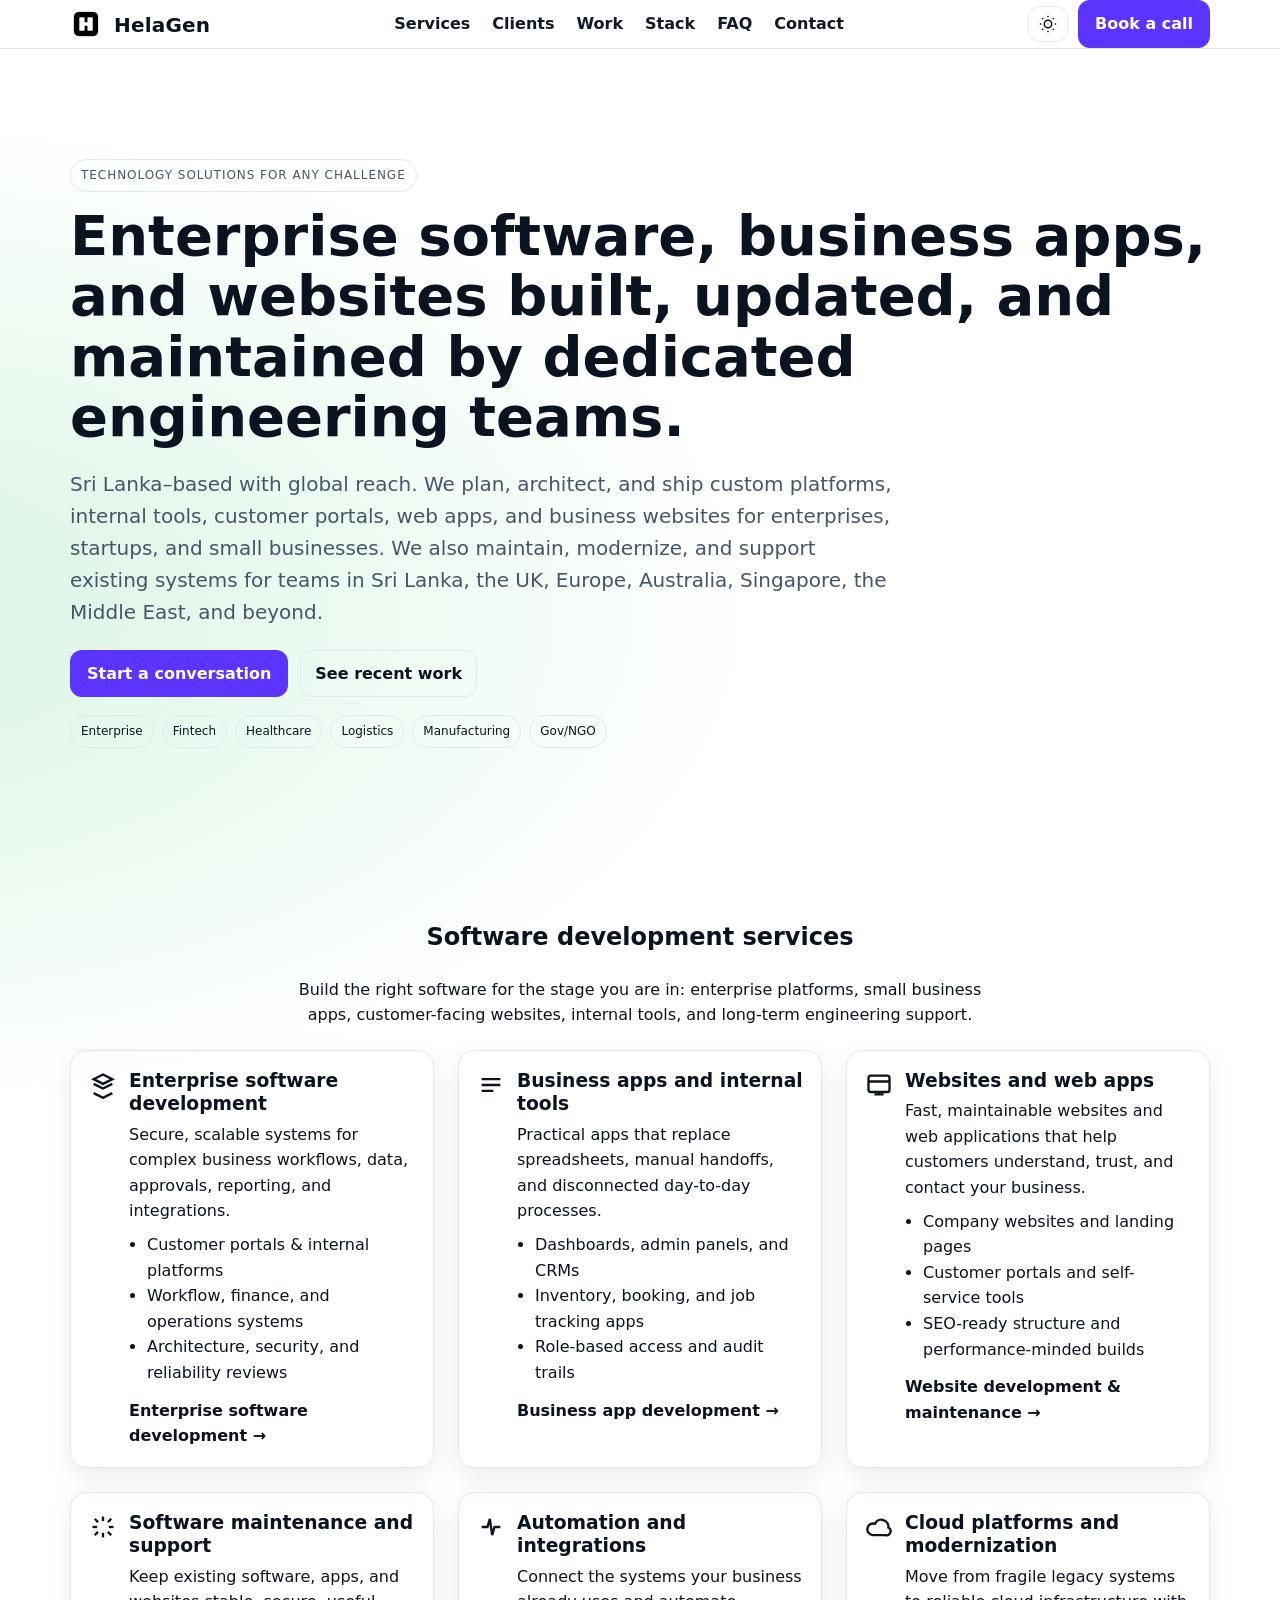
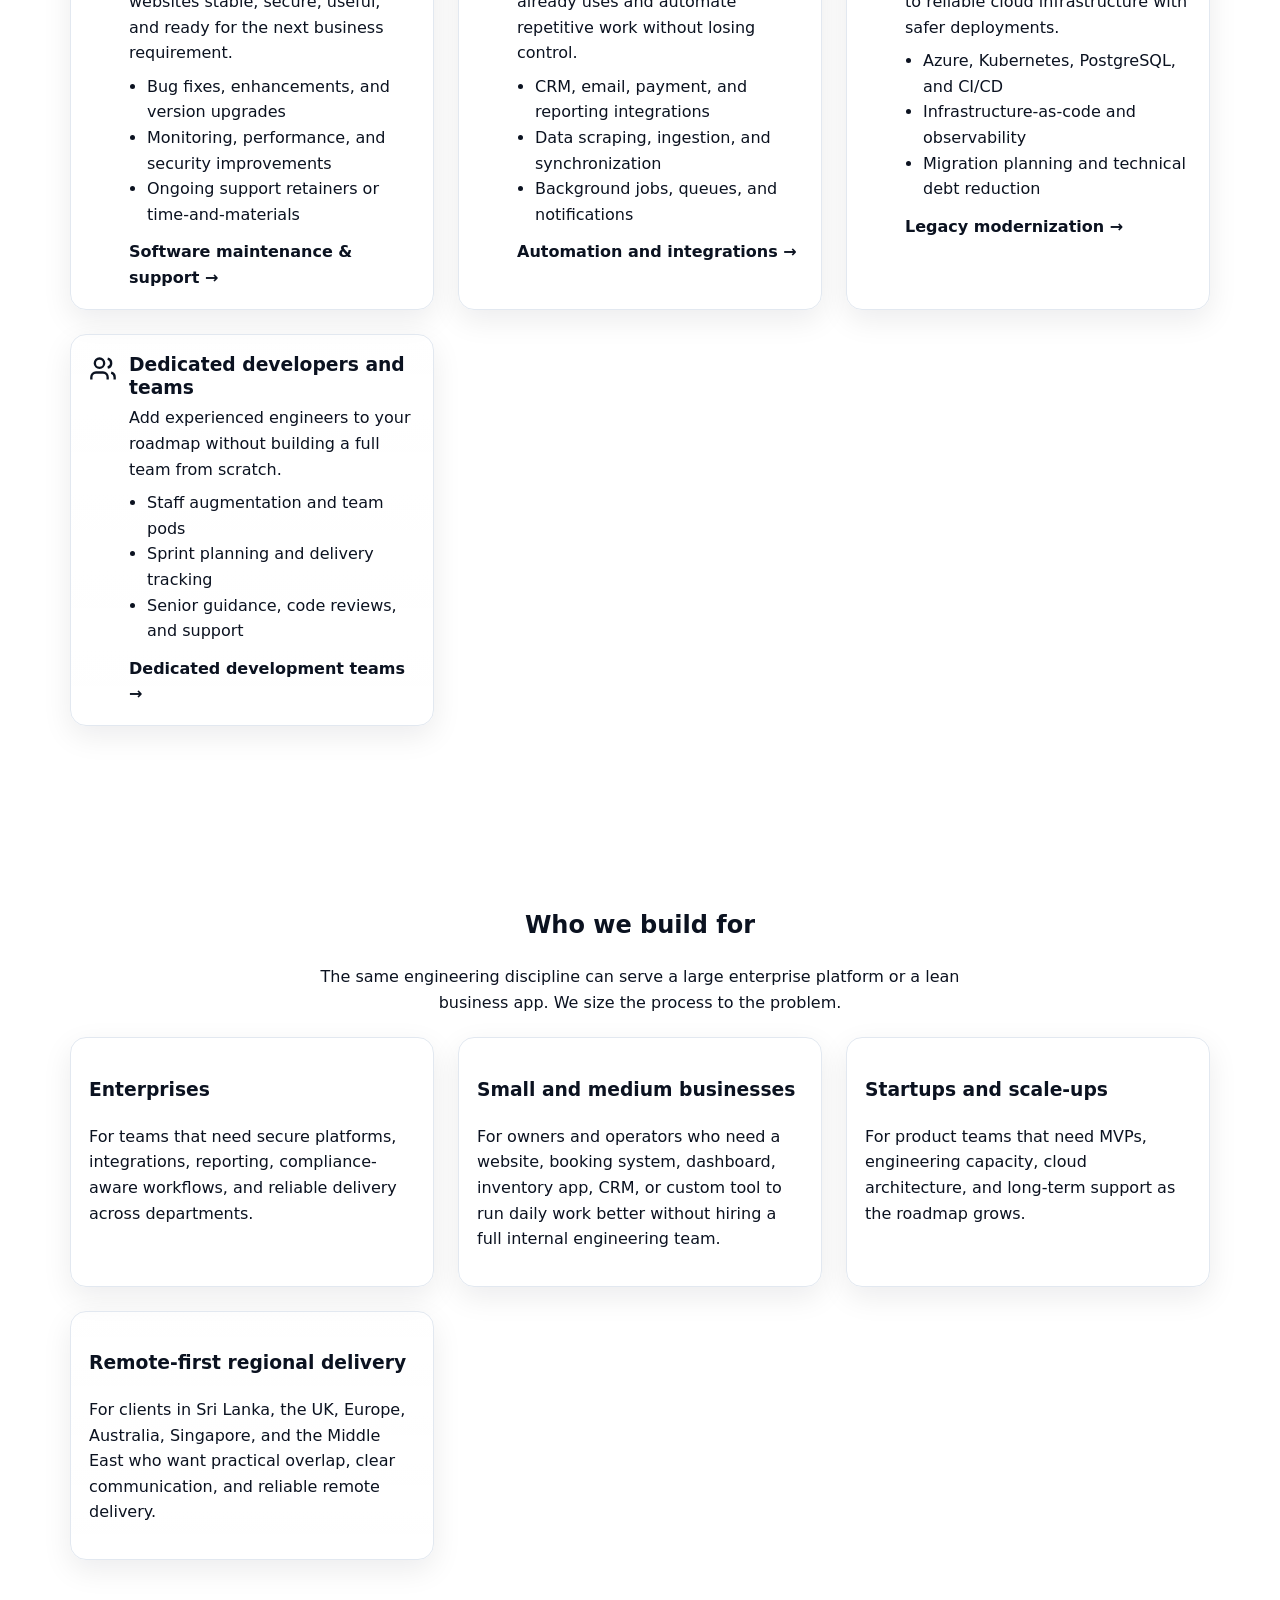
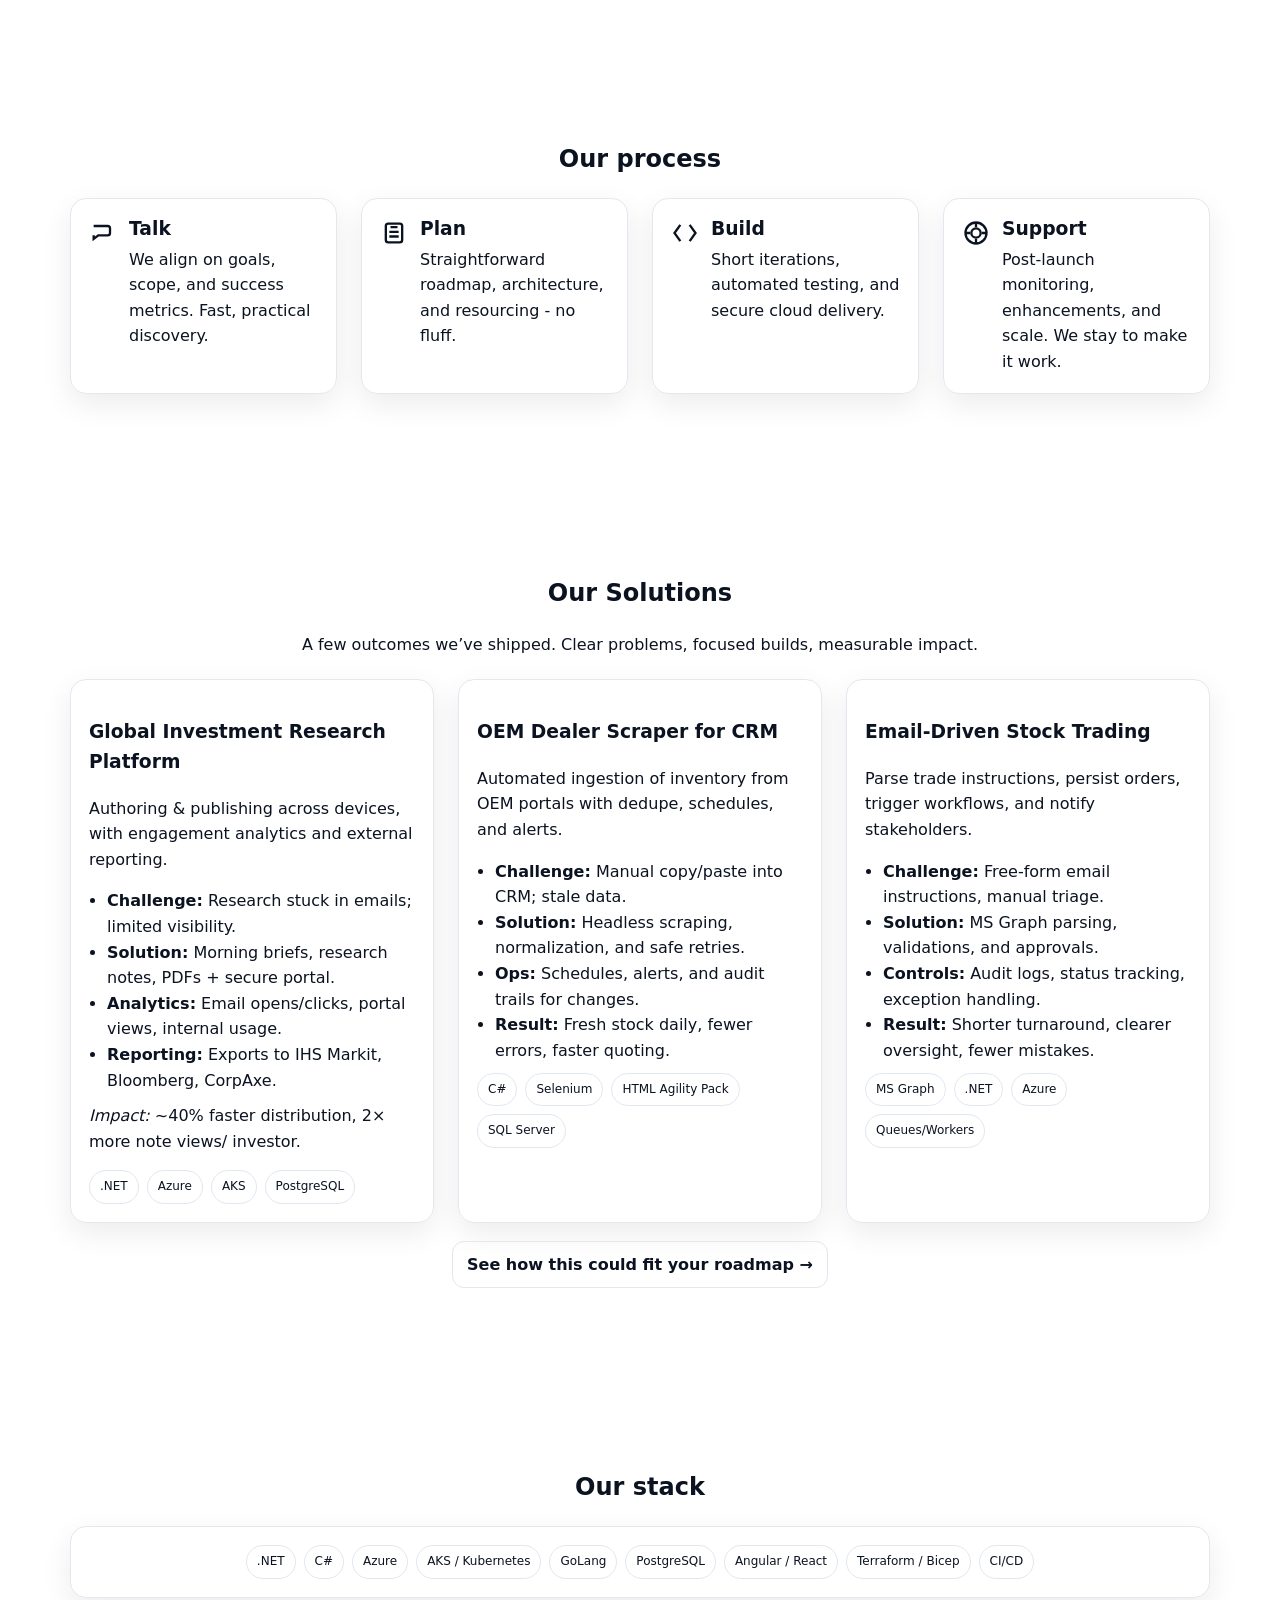
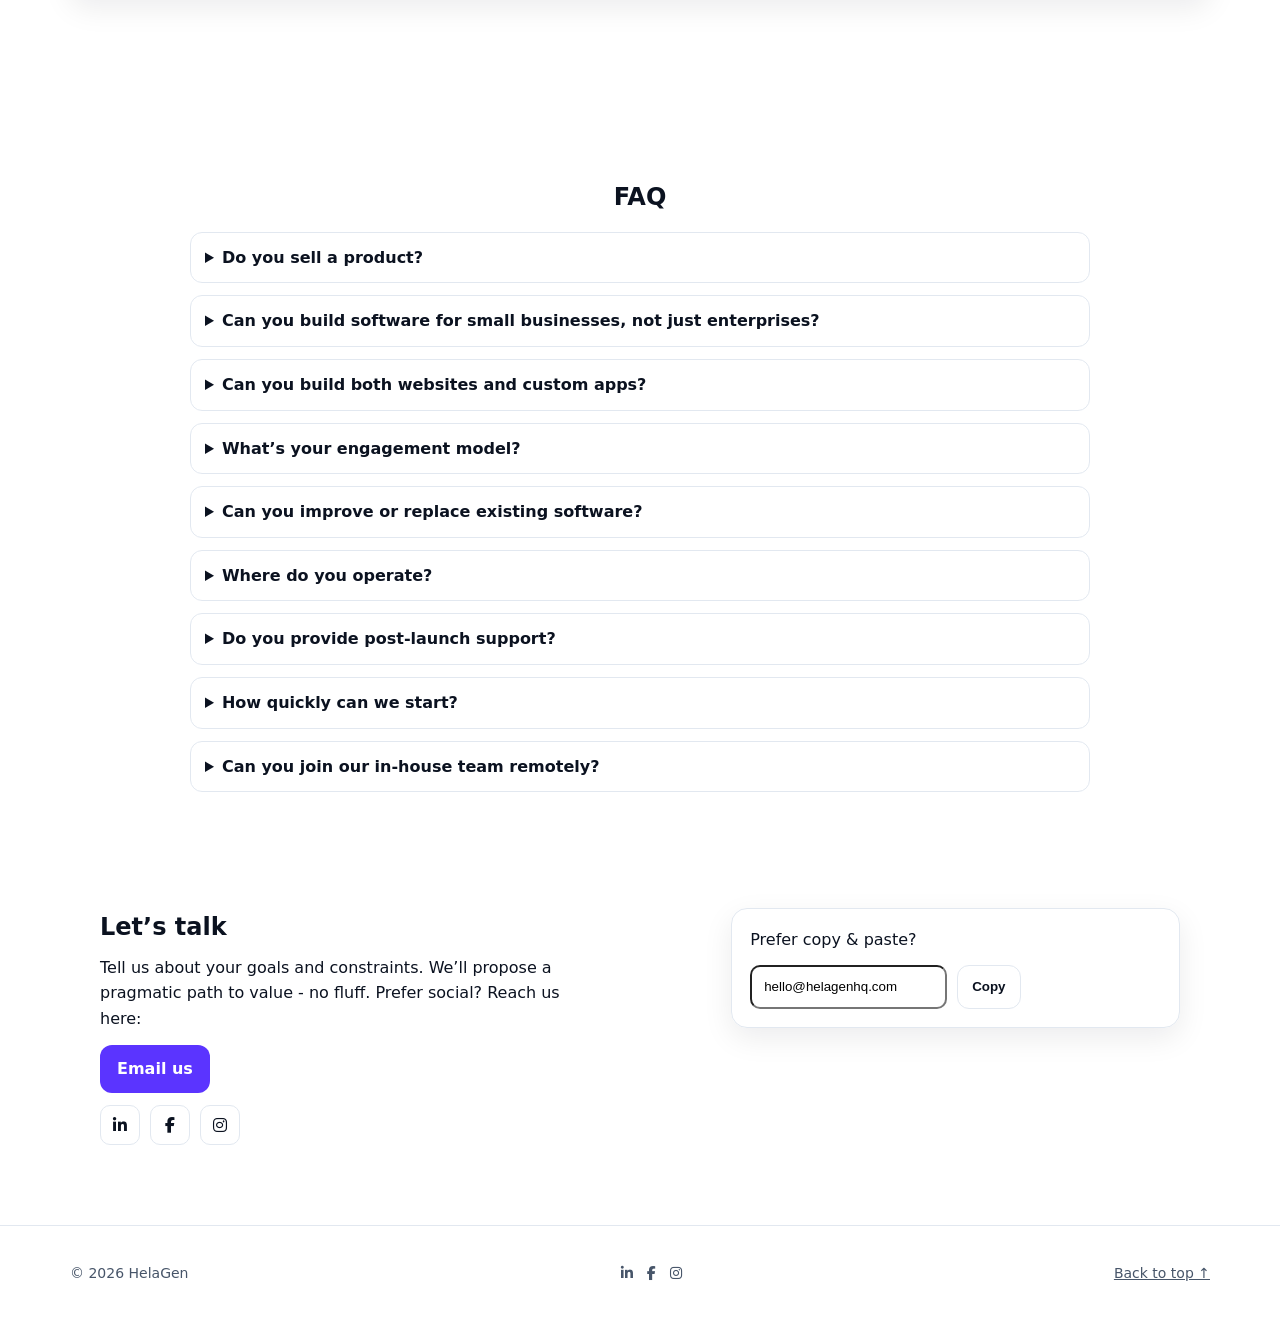
<file: index.html>
<!doctype html>
<html lang="en">
  <head>
    <meta charset="utf-8" />
    <meta name="viewport" content="width=device-width, initial-scale=1" />
    <title>HelaGen | Enterprise Software, Apps, Websites & Maintenance</title>
    <meta
      name="description"
      content="HelaGen builds, updates, and maintains enterprise software, business apps, websites, and cloud platforms for SMEs, startups, and enterprises."
    />
    <meta
      name="robots"
      content="index, follow, max-image-preview:large, max-snippet:-1, max-video-preview:-1"
    />
    <meta name="author" content="HelaGen" />
    <meta name="theme-color" content="#0b0c0f" />
    <link rel="canonical" href="https://helagenhq.com/" />
    <link rel="icon" type="image/png" href="helagen_icon_17_09_2025.png" />
    <meta
      property="og:title"
      content="HelaGen | Enterprise Software, Apps, Websites & Maintenance"
    />
    <meta
      property="og:description"
      content="Build, update, and maintain enterprise software, business apps, websites, and secure cloud platforms."
    />
    <meta property="og:type" content="website" />
    <meta property="og:url" content="https://helagenhq.com/" />
    <meta
      property="og:image"
      content="https://helagenhq.com/assets/images/og-preview.png"
    />
    <meta property="og:image:width" content="1200" />
    <meta property="og:image:height" content="630" />
    <meta
      property="og:image:alt"
      content="HelaGen - Enterprise Software, Business Apps & Websites"
    />
    <meta property="og:site_name" content="HelaGen" />
    <meta name="twitter:card" content="summary_large_image" />
    <meta
      name="twitter:title"
      content="HelaGen | Enterprise Software, Apps, Websites & Maintenance"
    />
    <meta
      name="twitter:description"
      content="Build, update, and maintain enterprise software, business apps, websites, and secure cloud platforms."
    />
    <meta
      name="twitter:image"
      content="https://helagenhq.com/assets/images/og-preview.png"
    />
    <meta
      name="twitter:image:alt"
      content="HelaGen - Enterprise Software, Business Apps & Websites"
    />
    <link
      rel="stylesheet"
      href="https://cdnjs.cloudflare.com/ajax/libs/font-awesome/6.5.0/css/all.min.css"
    />
    <link rel="stylesheet" href="assets/css/styles.css" />
    <script type="application/ld+json">
      {
        "@context": "https://schema.org",
        "@graph": [
          {
            "@type": "Organization",
            "@id": "https://helagenhq.com/#organization",
            "name": "HelaGen",
            "url": "https://helagenhq.com/",
            "logo": "https://helagenhq.com/helagen_icon_17_09_2025.png",
            "email": "hello@helagenhq.com",
            "description": "HelaGen provides dedicated engineering teams and end-to-end custom software, business apps, websites, maintenance, modernization, and secure cloud platforms for SMEs, startups, and enterprises.",
            "areaServed": [
              "Sri Lanka",
              "United Kingdom",
              "Europe",
              "Australia",
              "Singapore",
              "United Arab Emirates",
              "Asia"
            ],
            "contactPoint": {
              "@type": "ContactPoint",
              "email": "hello@helagenhq.com",
              "contactType": "sales",
              "availableLanguage": "en"
            },
            "sameAs": [
              "https://www.linkedin.com/company/helagen/",
              "https://www.facebook.com/helagen",
              "https://www.instagram.com/helagen.hq"
            ],
            "knowsAbout": [
              "Custom software development",
              "Enterprise software development",
              "Business app development",
              "Website development",
              "Software maintenance",
              "Website maintenance",
              "Application modernization",
              "Legacy software modernization",
              "Dedicated engineering teams",
              "Cloud architecture",
              "Azure",
              "Kubernetes",
              ".NET",
              "PostgreSQL",
              "CI/CD",
              "Software consultancy"
            ],
            "makesOffer": [
              {
                "@type": "Offer",
                "itemOffered": {
                  "@type": "Service",
                  "name": "Enterprise software development",
                  "description": "Custom platforms, portals, workflow systems, and integrations for enterprise teams."
                }
              },
              {
                "@type": "Offer",
                "itemOffered": {
                  "@type": "Service",
                  "name": "Business app development",
                  "description": "Internal tools, customer portals, dashboards, and process automation for growing businesses."
                }
              },
              {
                "@type": "Offer",
                "itemOffered": {
                  "@type": "Service",
                  "name": "Website development",
                  "description": "Business websites and web applications designed for performance, maintainability, and conversion."
                }
              },
              {
                "@type": "Offer",
                "itemOffered": {
                  "@type": "Service",
                  "name": "Software maintenance and support",
                  "description": "Ongoing bug fixes, enhancements, monitoring, updates, and support for existing software, apps, and websites."
                }
              },
              {
                "@type": "Offer",
                "itemOffered": {
                  "@type": "Service",
                  "name": "Legacy software modernization",
                  "description": "Audits, refactoring, cloud migration, integration work, and rebuilds for older systems."
                }
              },
              {
                "@type": "Offer",
                "itemOffered": {
                  "@type": "Service",
                  "name": "Dedicated engineering teams",
                  "description": "Flexible developers and engineering pods that embed with client product teams."
                }
              }
            ]
          },
          {
            "@type": "WebSite",
            "@id": "https://helagenhq.com/#website",
            "name": "HelaGen",
            "url": "https://helagenhq.com/",
            "publisher": {
              "@id": "https://helagenhq.com/#organization"
            },
            "inLanguage": "en"
          }
        ]
      }
    </script>
  </head>
  <body>
    <!-- NAV -->
    <nav class="nav">
      <div class="container nav-inner">
        <a class="brand" href="#top" aria-label="Go to top">
          <img
            src="helagen_icon_17_09_2025.png"
            alt="HelaGen logo"
            width="32"
            height="32"
          />
          <span class="wordmark">HelaGen</span>
        </a>

        <!-- Desktop links -->
        <div class="links desktop-nav" aria-label="Primary">
          <a href="#services">Services</a>
          <a href="#clients">Clients</a>
          <a href="#work">Work</a>
          <a href="#stack">Stack</a>
          <a href="#faq">FAQ</a>
          <a href="#contact">Contact</a>
        </div>

        <!-- Right-side actions -->
        <div class="actions">
          <button
            id="themeToggle"
            class="btn ghost theme-toggle"
            aria-label="Toggle theme"
            title="Toggle theme"
          >
            <svg
              class="icon-moon"
              width="18"
              height="18"
              viewBox="0 0 24 24"
              fill="none"
              stroke="currentColor"
              stroke-width="2"
              aria-hidden="true"
            >
              <path d="M21 12.79A9 9 0 1 1 11.21 3 7 7 0 0 0 21 12.79z" />
            </svg>
            <svg
              class="icon-sun"
              width="18"
              height="18"
              viewBox="0 0 24 24"
              fill="none"
              stroke="currentColor"
              stroke-width="2"
              aria-hidden="true"
            >
              <circle cx="12" cy="12" r="5" />
              <path
                d="M12 1v2M12 21v2M4.22 4.22l1.42 1.42M18.36 18.36l1.42 1.42M1 12h2M21 12h2M4.22 19.78l1.42-1.42M18.36 5.64l1.42-1.42"
              />
            </svg>
          </button>

          <!-- Mobile menu toggle -->
          <button
            id="menuToggle"
            class="btn ghost hamburger"
            aria-label="Open menu"
            aria-controls="mobileMenu"
            aria-expanded="false"
          >
            <span class="hamburger-box" aria-hidden="true">
              <span class="hamburger-line"></span>
              <span class="hamburger-line"></span>
              <span class="hamburger-line"></span>
            </span>
          </button>

          <!-- Desktop CTA -->
          <a
            class="btn primary desktop-cta"
            href="mailto:hello@helagenhq.com?subject=Request%20a%20call%20from%20HelaGen&body=Hi%20HelaGen%2C%0A%0AName%3A%20%0ACompany%3A%20%0ATimezone%3A%20%0APreferred%20times%20(3)%3A%20%0AGoal%20of%20call%3A%20%0A%0AThanks!"
            >Book a call</a
          >
        </div>
      </div>

      <!-- Mobile dropdown (hidden by default) -->
      <div id="mobileMenu" class="mobile-menu" hidden>
        <a href="#services">Services</a>
        <a href="#clients">Clients</a>
        <a href="#work">Work</a>
        <a href="#stack">Stack</a>
        <a href="#faq">FAQ</a>
        <a href="#contact">Contact</a>
        <a
          class="btn primary mobile-cta"
          href="mailto:hello@helagenhq.com?subject=Request%20a%20call%20from%20HelaGen&body=Hi%20HelaGen%2C%0A%0AName%3A%20%0ACompany%3A%20%0ATimezone%3A%20%0APreferred%20times%20(3)%3A%20%0AGoal%20of%20call%3A%20%0A%0AThanks!"
          >Book a call</a
        >
      </div>
    </nav>

    <main id="top">
      <!-- HERO -->
      <section class="hero">
        <div class="container grid grid-2">
          <div>
            <span class="eyebrow">Technology solutions for any challenge</span>
            <h1>
              Enterprise software, business apps, and websites built, updated,
              and maintained by dedicated engineering teams.
            </h1>
            <p class="lead">
              Sri Lanka–based with global reach. We plan, architect, and ship
              custom platforms, internal tools, customer portals, web apps, and
              business websites for enterprises, startups, and small businesses.
              We also maintain, modernize, and support existing systems for
              teams in Sri Lanka, the UK, Europe, Australia, Singapore, the
              Middle East, and beyond.
            </p>
            <div class="hero-actions">
              <a class="btn primary" href="#contact">Start a conversation</a>
              <a class="btn" href="#work">See recent work</a>
            </div>
            <div class="stack hero-industries">
              <span class="pill">Enterprise</span>
              <span class="pill">Fintech</span>
              <span class="pill">Healthcare</span>
              <span class="pill">Logistics</span>
              <span class="pill">Manufacturing</span>
              <span class="pill">Gov/NGO</span>
            </div>
          </div>
        </div>
      </section>

      <!-- SERVICES -->
      <section id="services">
        <div class="container">
          <h2 class="section-title">Software development services</h2>
          <p class="muted section-intro">
            Build the right software for the stage you are in: enterprise
            platforms, small business apps, customer-facing websites, internal
            tools, and long-term engineering support.
          </p>
          <div class="grid grid-3">
            <article class="card">
              <div class="feature">
                <svg
                  viewBox="0 0 24 24"
                  fill="none"
                  stroke="currentColor"
                  stroke-width="2"
                  aria-hidden="true"
                >
                  <path d="M12 3l8 4-8 4-8-4 8-4z" />
                  <path d="M4 11l8 4 8-4" />
                  <path d="M4 19l8 4 8-4" />
                </svg>
                <div>
                  <h3>Enterprise software development</h3>
                  <p class="muted">
                    Secure, scalable systems for complex business workflows,
                    data, approvals, reporting, and integrations.
                  </p>
                  <ul>
                    <li>Customer portals & internal platforms</li>
                    <li>Workflow, finance, and operations systems</li>
                    <li>Architecture, security, and reliability reviews</li>
                  </ul>
                  <a
                    class="text-link"
                    href="enterprise-software-development.html"
                    >Enterprise software development →</a
                  >
                </div>
              </div>
            </article>
            <article class="card">
              <div class="feature">
                <svg
                  viewBox="0 0 24 24"
                  fill="none"
                  stroke="currentColor"
                  stroke-width="2"
                  aria-hidden="true"
                >
                  <path d="M4 7h16M4 12h16M4 17h10" />
                </svg>
                <div>
                  <h3>Business apps and internal tools</h3>
                  <p class="muted">
                    Practical apps that replace spreadsheets, manual handoffs,
                    and disconnected day-to-day processes.
                  </p>
                  <ul>
                    <li>Dashboards, admin panels, and CRMs</li>
                    <li>Inventory, booking, and job tracking apps</li>
                    <li>Role-based access and audit trails</li>
                  </ul>
                  <a class="text-link" href="business-app-development.html"
                    >Business app development →</a
                  >
                </div>
              </div>
            </article>
            <article class="card">
              <div class="feature">
                <svg
                  viewBox="0 0 24 24"
                  fill="none"
                  stroke="currentColor"
                  stroke-width="2"
                  aria-hidden="true"
                >
                  <rect x="3" y="4" width="18" height="14" rx="2" />
                  <path d="M8 20h8M12 18v2M3 9h18" />
                </svg>
                <div>
                  <h3>Websites and web apps</h3>
                  <p class="muted">
                    Fast, maintainable websites and web applications that help
                    customers understand, trust, and contact your business.
                  </p>
                  <ul>
                    <li>Company websites and landing pages</li>
                    <li>Customer portals and self-service tools</li>
                    <li>SEO-ready structure and performance-minded builds</li>
                  </ul>
                  <a
                    class="text-link"
                    href="website-development-maintenance.html"
                    >Website development & maintenance →</a
                  >
                </div>
              </div>
            </article>
            <article class="card">
              <div class="feature">
                <svg
                  viewBox="0 0 24 24"
                  fill="none"
                  stroke="currentColor"
                  stroke-width="2"
                  aria-hidden="true"
                >
                  <path d="M12 3v4" />
                  <path d="M12 17v4" />
                  <path d="M4.93 4.93l2.83 2.83" />
                  <path d="M16.24 16.24l2.83 2.83" />
                  <path d="M3 12h4" />
                  <path d="M17 12h4" />
                  <path d="M4.93 19.07l2.83-2.83" />
                  <path d="M16.24 7.76l2.83-2.83" />
                </svg>
                <div>
                  <h3>Software maintenance and support</h3>
                  <p class="muted">
                    Keep existing software, apps, and websites stable, secure,
                    useful, and ready for the next business requirement.
                  </p>
                  <ul>
                    <li>Bug fixes, enhancements, and version upgrades</li>
                    <li>Monitoring, performance, and security improvements</li>
                    <li>Ongoing support retainers or time-and-materials</li>
                  </ul>
                  <a class="text-link" href="software-maintenance-support.html"
                    >Software maintenance & support →</a
                  >
                </div>
              </div>
            </article>
            <article class="card">
              <div class="feature">
                <svg
                  viewBox="0 0 24 24"
                  fill="none"
                  stroke="currentColor"
                  stroke-width="2"
                  aria-hidden="true"
                >
                  <path d="M4 12h5l2-7 2 14 2-7h5" />
                </svg>
                <div>
                  <h3>Automation and integrations</h3>
                  <p class="muted">
                    Connect the systems your business already uses and automate
                    repetitive work without losing control.
                  </p>
                  <ul>
                    <li>CRM, email, payment, and reporting integrations</li>
                    <li>Data scraping, ingestion, and synchronization</li>
                    <li>Background jobs, queues, and notifications</li>
                  </ul>
                  <a class="text-link" href="business-app-development.html"
                    >Automation and integrations →</a
                  >
                </div>
              </div>
            </article>
            <article class="card">
              <div class="feature">
                <svg
                  viewBox="0 0 24 24"
                  fill="none"
                  stroke="currentColor"
                  stroke-width="2"
                  aria-hidden="true"
                >
                  <path
                    d="M17.5 19H7a5 5 0 1 1 1.6-9.74A6 6 0 0 1 20 12.5 3.5 3.5 0 0 1 17.5 19z"
                  />
                </svg>
                <div>
                  <h3>Cloud platforms and modernization</h3>
                  <p class="muted">
                    Move from fragile legacy systems to reliable cloud
                    infrastructure with safer deployments.
                  </p>
                  <ul>
                    <li>Azure, Kubernetes, PostgreSQL, and CI/CD</li>
                    <li>Infrastructure-as-code and observability</li>
                    <li>Migration planning and technical debt reduction</li>
                  </ul>
                  <a class="text-link" href="legacy-software-modernization.html"
                    >Legacy modernization →</a
                  >
                </div>
              </div>
            </article>
            <article class="card">
              <div class="feature">
                <svg
                  viewBox="0 0 24 24"
                  fill="none"
                  stroke="currentColor"
                  stroke-width="2"
                  aria-hidden="true"
                >
                  <path d="M16 21v-2a4 4 0 0 0-4-4H6a4 4 0 0 0-4 4v2" />
                  <circle cx="9" cy="7" r="4" />
                  <path
                    d="M22 21v-2a4 4 0 0 0-3-3.87M16 3.13a4 4 0 0 1 0 7.75"
                  />
                </svg>
                <div>
                  <h3>Dedicated developers and teams</h3>
                  <p class="muted">
                    Add experienced engineers to your roadmap without building a
                    full team from scratch.
                  </p>
                  <ul>
                    <li>Staff augmentation and team pods</li>
                    <li>Sprint planning and delivery tracking</li>
                    <li>Senior guidance, code reviews, and support</li>
                  </ul>
                  <a class="text-link" href="dedicated-development-teams.html"
                    >Dedicated development teams →</a
                  >
                </div>
              </div>
            </article>
          </div>
        </div>
      </section>

      <!-- CLIENTS -->
      <section id="clients">
        <div class="container">
          <h2 class="section-title">Who we build for</h2>
          <p class="muted section-intro">
            The same engineering discipline can serve a large enterprise
            platform or a lean business app. We size the process to the problem.
          </p>
          <div class="grid grid-3">
            <article class="card">
              <h3>Enterprises</h3>
              <p class="muted">
                For teams that need secure platforms, integrations, reporting,
                compliance-aware workflows, and reliable delivery across
                departments.
              </p>
            </article>
            <article class="card">
              <h3>Small and medium businesses</h3>
              <p class="muted">
                For owners and operators who need a website, booking system,
                dashboard, inventory app, CRM, or custom tool to run daily work
                better without hiring a full internal engineering team.
              </p>
            </article>
            <article class="card">
              <h3>Startups and scale-ups</h3>
              <p class="muted">
                For product teams that need MVPs, engineering capacity, cloud
                architecture, and long-term support as the roadmap grows.
              </p>
            </article>
            <article class="card">
              <h3>Remote-first regional delivery</h3>
              <p class="muted">
                For clients in Sri Lanka, the UK, Europe, Australia, Singapore,
                and the Middle East who want practical overlap, clear
                communication, and reliable remote delivery.
              </p>
            </article>
          </div>
        </div>
      </section>

      <!-- PROCESS -->
      <section id="capabilities">
        <div class="container">
          <h2 class="section-title">Our process</h2>
          <div class="grid grid-4 section-grid">
            <!-- Talk: chat bubble -->
            <article class="card feature">
              <svg
                viewBox="0 0 24 24"
                fill="none"
                stroke="currentColor"
                stroke-width="2"
                aria-hidden="true"
              >
                <path d="M4 6h12a2 2 0 0 1 2 2v4a2 2 0 0 1-2 2H8l-4 3v-3" />
              </svg>
              <div>
                <h3>Talk</h3>
                <p class="muted">
                  We align on goals, scope, and success metrics. Fast, practical
                  discovery.
                </p>
              </div>
            </article>
            <!-- Plan: clipboard/checklist -->
            <article class="card feature">
              <svg
                viewBox="0 0 24 24"
                fill="none"
                stroke="currentColor"
                stroke-width="2"
                aria-hidden="true"
              >
                <rect x="5" y="4" width="14" height="16" rx="2" />
                <path d="M9 7h6M8 11h8M8 15h8" />
              </svg>
              <div>
                <h3>Plan</h3>
                <p class="muted">
                  Straightforward roadmap, architecture, and resourcing - no
                  fluff.
                </p>
              </div>
            </article>
            <!-- Build: code brackets -->
            <article class="card feature">
              <svg
                viewBox="0 0 24 24"
                fill="none"
                stroke="currentColor"
                stroke-width="2"
                aria-hidden="true"
              >
                <path d="M8 5l-5 7 5 7" />
                <path d="M16 5l5 7-5 7" />
              </svg>
              <div>
                <h3>Build</h3>
                <p class="muted">
                  Short iterations, automated testing, and secure cloud
                  delivery.
                </p>
              </div>
            </article>
            <!-- Support: lifebuoy -->
            <article class="card feature">
              <svg
                viewBox="0 0 24 24"
                fill="none"
                stroke="currentColor"
                stroke-width="2"
                aria-hidden="true"
              >
                <circle cx="12" cy="12" r="9" />
                <circle cx="12" cy="12" r="4" />
                <path d="M12 3v4M21 12h-4M12 21v-4M3 12h4" />
              </svg>
              <div>
                <h3>Support</h3>
                <p class="muted">
                  Post‑launch monitoring, enhancements, and scale. We stay to
                  make it work.
                </p>
              </div>
            </article>
          </div>
        </div>
      </section>

      <!-- WORK -->
      <section id="work">
        <div class="container">
          <h2 class="section-title">Our Solutions</h2>
          <p class="muted section-intro section-intro-wide">
            A few outcomes we’ve shipped. Clear problems, focused builds,
            measurable impact.
          </p>

          <div class="grid grid-3">
            <!-- Case 1: Investment Research Platform -->
            <article class="card">
              <h3>Global Investment Research Platform</h3>
              <p class="muted">
                Authoring &amp; publishing across devices, with engagement
                analytics and external reporting.
              </p>
              <ul class="card-list">
                <li>
                  <strong>Challenge:</strong> Research stuck in emails; limited
                  visibility.
                </li>
                <li>
                  <strong>Solution:</strong> Morning briefs, research notes,
                  PDFs + secure portal.
                </li>
                <li>
                  <strong>Analytics:</strong> Email opens/clicks, portal views,
                  internal usage.
                </li>
                <li>
                  <strong>Reporting:</strong> Exports to IHS Markit, Bloomberg,
                  CorpAxe.
                </li>
              </ul>
              <p class="muted case-impact">
                <em>Impact:</em> ~40% faster distribution, 2× more note views/
                investor.
              </p>
              <div class="stack tech-stack">
                <span class="pill">.NET</span><span class="pill">Azure</span
                ><span class="pill">AKS</span
                ><span class="pill">PostgreSQL</span>
              </div>
            </article>

            <!-- Case 2: OEM Dealer Scraper -->
            <article class="card">
              <h3>OEM Dealer Scraper for CRM</h3>
              <p class="muted">
                Automated ingestion of inventory from OEM portals with dedupe,
                schedules, and alerts.
              </p>
              <ul class="card-list">
                <li>
                  <strong>Challenge:</strong> Manual copy/paste into CRM; stale
                  data.
                </li>
                <li>
                  <strong>Solution:</strong> Headless scraping, normalization,
                  and safe retries.
                </li>
                <li>
                  <strong>Ops:</strong> Schedules, alerts, and audit trails for
                  changes.
                </li>
                <li>
                  <strong>Result:</strong> Fresh stock daily, fewer errors,
                  faster quoting.
                </li>
              </ul>
              <div class="stack tech-stack">
                <span class="pill">C#</span><span class="pill">Selenium</span
                ><span class="pill">HTML Agility Pack</span
                ><span class="pill">SQL Server</span>
              </div>
            </article>

            <!-- Case 3: Email-Driven Trading -->
            <article class="card">
              <h3>Email-Driven Stock Trading</h3>
              <p class="muted">
                Parse trade instructions, persist orders, trigger workflows, and
                notify stakeholders.
              </p>
              <ul class="card-list">
                <li>
                  <strong>Challenge:</strong> Free-form email instructions,
                  manual triage.
                </li>
                <li>
                  <strong>Solution:</strong> MS Graph parsing, validations, and
                  approvals.
                </li>
                <li>
                  <strong>Controls:</strong> Audit logs, status tracking,
                  exception handling.
                </li>
                <li>
                  <strong>Result:</strong> Shorter turnaround, clearer
                  oversight, fewer mistakes.
                </li>
              </ul>
              <div class="stack tech-stack">
                <span class="pill">MS Graph</span><span class="pill">.NET</span
                ><span class="pill">Azure</span
                ><span class="pill">Queues/Workers</span>
              </div>
            </article>
          </div>

          <div class="section-cta">
            <a class="btn" href="#contact"
              >See how this could fit your roadmap →</a
            >
          </div>
        </div>
      </section>

      <!-- STACK -->
      <section id="stack">
        <div class="container">
          <h2 class="section-title">Our stack</h2>
          <div class="card stack-card">
            <div class="stack">
              <span class="pill">.NET</span>
              <span class="pill">C#</span>
              <span class="pill">Azure</span>
              <span class="pill">AKS / Kubernetes</span>
              <span class="pill">GoLang</span>
              <span class="pill">PostgreSQL</span>
              <span class="pill">Angular / React</span>
              <span class="pill">Terraform / Bicep</span>
              <span class="pill">CI/CD</span>
            </div>
          </div>
        </div>
      </section>

      <!-- FAQ -->
      <section id="faq">
        <div class="container">
          <h2 class="section-title">FAQ</h2>
          <details>
            <summary>Do you sell a product?</summary>
            <p>
              No. We provide services—dedicated teams and custom solutions. If a
              product emerges from an engagement, it’s bespoke to that client.
            </p>
          </details>
          <details>
            <summary>
              Can you build software for small businesses, not just enterprises?
            </summary>
            <p>
              Yes. We build practical business apps, websites, dashboards,
              booking tools, inventory systems, CRMs, and workflow automation
              for small and medium businesses. We keep the scope lean and focus
              on the work that saves time or helps the business grow.
            </p>
          </details>
          <details>
            <summary>Can you build both websites and custom apps?</summary>
            <p>
              Yes. We can build a marketing website, a customer-facing web app,
              an internal admin tool, or a full software platform. If you are
              not sure what you need yet, we can help shape the first practical
              version before development starts.
            </p>
          </details>
          <details>
            <summary>What’s your engagement model?</summary>
            <p>
              Flexible: team augmentation, fixed‑scope builds, or long‑term
              retainer for roadmap ownership and support.
            </p>
          </details>
          <details>
            <summary>Can you improve or replace existing software?</summary>
            <p>
              Yes. We can audit an existing system, stabilize it, modernize the
              architecture, move it to cloud infrastructure, add integrations,
              or rebuild the parts that are slowing the business down.
            </p>
          </details>
          <details>
            <summary>Where do you operate?</summary>
            <p>
              Headquartered in Sri Lanka with clients across Asia and Europe.
              Remote‑first, security‑minded delivery.
            </p>
          </details>
          <details>
            <summary>Do you provide post-launch support?</summary>
            <p>
              Yes. We offer ongoing maintenance, monitoring, incident response,
              and roadmap delivery. Engagements can be SLA-backed retainers or
              time-and-materials, depending on your needs.
            </p>
          </details>
          <details>
            <summary>How quickly can we start?</summary>
            <p>
              Discovery can start in 1–2 weeks. Team augmentation typically
              starts within 2–4+ weeks based on skill fit and availability. If
              you need a dedicated team or specific senior profiles we don’t
              have free immediately, we’ll align timelines (often 4–8 weeks,
              including any hiring/ramp-up) and keep you updated transparently.
            </p>
          </details>
          <details>
            <summary>Can you join our in-house team remotely?</summary>
            <p>
              Absolutely. We embed into your workflows (Slack/Teams, standups,
              shared boards), align to your sprint cadence, and ensure strong
              timezone overlap across UK/EU/Asia.
            </p>
          </details>
        </div>
      </section>

      <!-- CONTACT -->
      <section id="contact">
        <div class="container grid grid-2">
          <div>
            <h2>Let’s talk</h2>
            <p class="muted">
              Tell us about your goals and constraints. We’ll propose a
              pragmatic path to value - no fluff. Prefer social? Reach us here:
            </p>

            <!-- Email CTA -->
            <div class="stack contact-actions">
              <a
                class="btn primary"
                href="mailto:hello@helagenhq.com?subject=Inquiry%20from%20website"
                >Email us</a
              >
            </div>

            <!-- Icon-only socials -->
            <div class="socials" aria-label="Social links">
              <!-- LinkedIn -->
              <a
                class="icon-btn"
                href="https://www.linkedin.com/company/helagen/"
                target="_blank"
                rel="noopener"
                aria-label="HelaGen on LinkedIn"
              >
                <i class="fab fa-linkedin-in"></i>
              </a>
              <!-- Facebook -->
              <a
                class="icon-btn"
                href="https://www.facebook.com/helagen"
                target="_blank"
                rel="noopener"
                aria-label="HelaGen on Facebook"
              >
                <i class="fab fa-facebook-f"></i>
              </a>
              <!-- Instagram -->
              <a
                class="icon-btn"
                href="https://www.instagram.com/helagen.hq"
                target="_blank"
                rel="noopener"
                aria-label="HelaGen on Instagram"
              >
                <i class="fab fa-instagram"></i>
              </a>
            </div>
          </div>
          <form id="emailCopyForm" class="card">
            <label for="email" class="muted">Prefer copy & paste?</label>
            <div class="row">
              <input
                id="email"
                value="hello@helagenhq.com"
                aria-label="Email"
              />
              <button class="btn" type="submit">Copy</button>
            </div>
            <small
              id="copied"
              class="muted copy-status"
              aria-live="polite"
              hidden
              >Copied!</small
            >
          </form>
        </div>
      </section>
    </main>

    <footer>
      <div class="container footer-inner">
        <div>© <span id="year"></span> HelaGen</div>

        <!-- Social Links -->
        <div class="social-links">
          <a
            href="https://www.linkedin.com/company/helagen/"
            target="_blank"
            rel="noopener"
            aria-label="LinkedIn"
          >
            <i class="fab fa-linkedin-in"></i>
          </a>
          <a
            href="https://www.facebook.com/helagen"
            target="_blank"
            rel="noopener"
            aria-label="Facebook"
          >
            <i class="fab fa-facebook-f"></i>
          </a>
          <a
            href="https://www.instagram.com/helagen.hq"
            target="_blank"
            rel="noopener"
            aria-label="Instagram"
          >
            <i class="fab fa-instagram"></i>
          </a>
        </div>

        <div><a class="muted" href="#top">Back to top ↑</a></div>
      </div>
    </footer>

    <script src="assets/js/main.js" defer></script>
  </body>
</html>
</file>
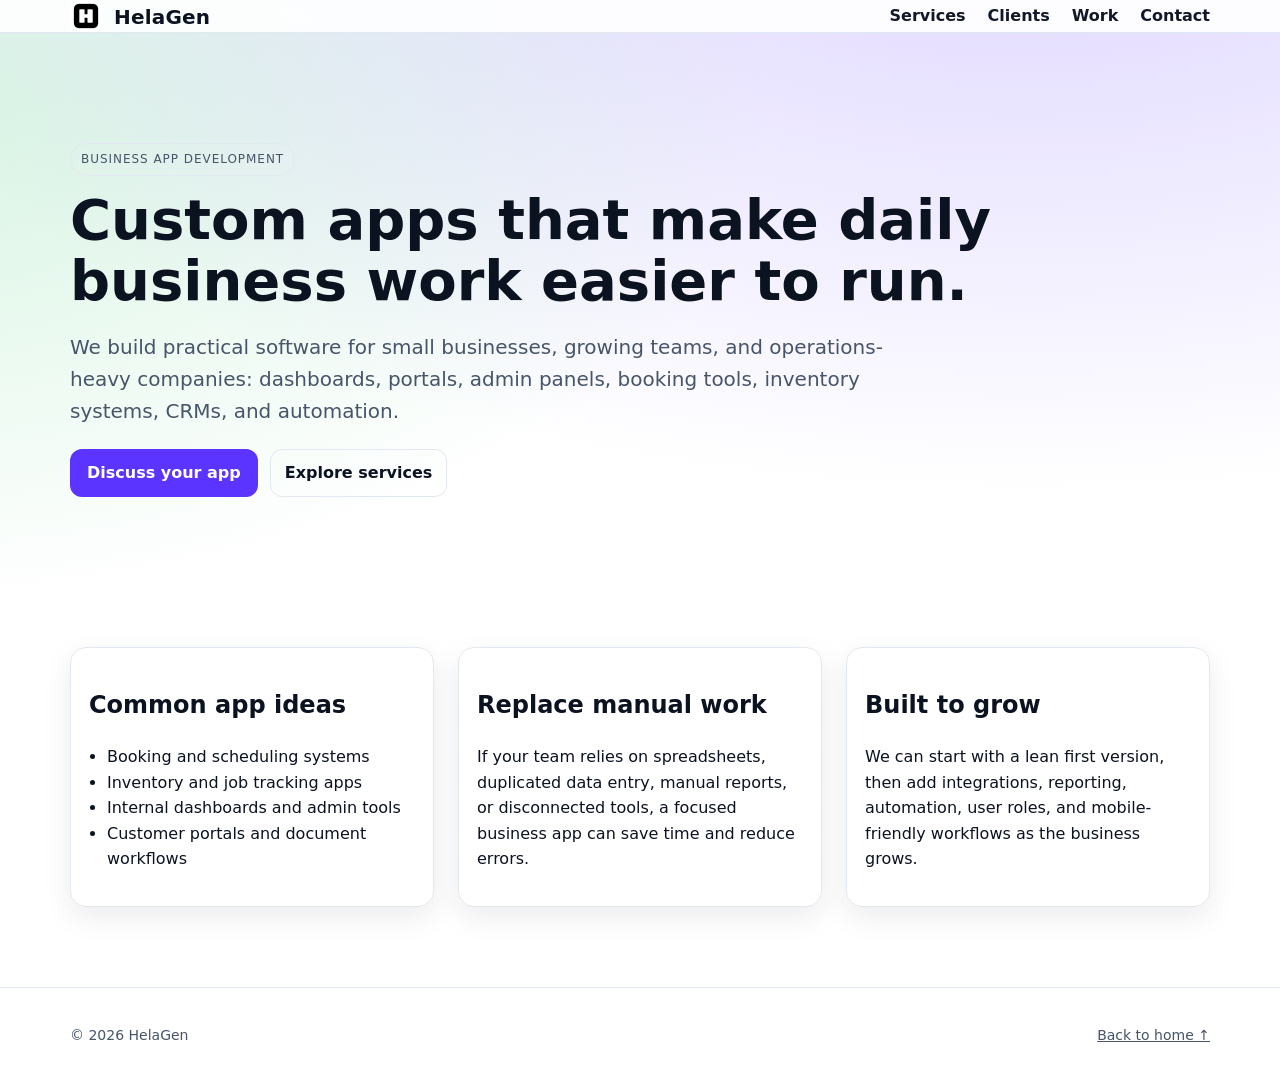
<file: business-app-development.html>
<!doctype html>
<html lang="en">
  <head>
    <meta charset="utf-8" />
    <meta name="viewport" content="width=device-width, initial-scale=1" />
    <title>Business App Development | HelaGen</title>
    <meta
      name="description"
      content="HelaGen builds custom business apps, internal tools, dashboards, CRMs, booking systems, inventory apps, and workflow automation."
    />
    <meta name="robots" content="index, follow, max-image-preview:large" />
    <link
      rel="canonical"
      href="https://helagenhq.com/business-app-development.html"
    />
    <link rel="icon" type="image/png" href="helagen_icon_17_09_2025.png" />
    <meta property="og:title" content="Business App Development | HelaGen" />
    <meta
      property="og:description"
      content="Custom apps, dashboards, admin tools, CRMs, and automation for day-to-day business operations."
    />
    <meta property="og:type" content="website" />
    <meta
      property="og:url"
      content="https://helagenhq.com/business-app-development.html"
    />
    <meta
      property="og:image"
      content="https://helagenhq.com/assets/images/og-preview.png"
    />
    <meta name="twitter:card" content="summary_large_image" />
    <link
      rel="stylesheet"
      href="https://cdnjs.cloudflare.com/ajax/libs/font-awesome/6.5.0/css/all.min.css"
    />
    <link rel="stylesheet" href="assets/css/styles.css" />
    <script type="application/ld+json">
      {
        "@context": "https://schema.org",
        "@type": "Service",
        "name": "Business app development",
        "provider": {
          "@type": "Organization",
          "name": "HelaGen",
          "url": "https://helagenhq.com/"
        },
        "serviceType": "Custom business application development",
        "description": "Custom business apps, dashboards, internal tools, CRMs, booking systems, inventory apps, and workflow automation."
      }
    </script>
  </head>
  <body>
    <nav class="nav">
      <div class="container nav-inner">
        <a class="brand" href="index.html" aria-label="HelaGen home">
          <img
            src="helagen_icon_17_09_2025.png"
            alt="HelaGen logo"
            width="32"
            height="32"
          />
          <span class="wordmark">HelaGen</span>
        </a>
        <div class="links" aria-label="Primary">
          <a href="index.html#services">Services</a>
          <a href="index.html#clients">Clients</a>
          <a href="index.html#work">Work</a>
          <a href="index.html#contact">Contact</a>
        </div>
      </div>
    </nav>

    <main>
      <section class="hero">
        <div class="container">
          <span class="eyebrow">Business app development</span>
          <h1>Custom apps that make daily business work easier to run.</h1>
          <p class="lead">
            We build practical software for small businesses, growing teams, and
            operations-heavy companies: dashboards, portals, admin panels,
            booking tools, inventory systems, CRMs, and automation.
          </p>
          <div class="hero-actions">
            <a class="btn primary" href="index.html#contact"
              >Discuss your app</a
            >
            <a class="btn" href="index.html#services">Explore services</a>
          </div>
        </div>
      </section>

      <section>
        <div class="container grid grid-3">
          <article class="card">
            <h2>Common app ideas</h2>
            <ul class="card-list">
              <li>Booking and scheduling systems</li>
              <li>Inventory and job tracking apps</li>
              <li>Internal dashboards and admin tools</li>
              <li>Customer portals and document workflows</li>
            </ul>
          </article>
          <article class="card">
            <h2>Replace manual work</h2>
            <p class="muted">
              If your team relies on spreadsheets, duplicated data entry, manual
              reports, or disconnected tools, a focused business app can save
              time and reduce errors.
            </p>
          </article>
          <article class="card">
            <h2>Built to grow</h2>
            <p class="muted">
              We can start with a lean first version, then add integrations,
              reporting, automation, user roles, and mobile-friendly workflows
              as the business grows.
            </p>
          </article>
        </div>
      </section>
    </main>

    <footer>
      <div class="container footer-inner">
        <div>© <span id="year"></span> HelaGen</div>
        <div><a class="muted" href="index.html">Back to home ↑</a></div>
      </div>
    </footer>

    <script src="assets/js/main.js" defer></script>
  </body>
</html>
</file>
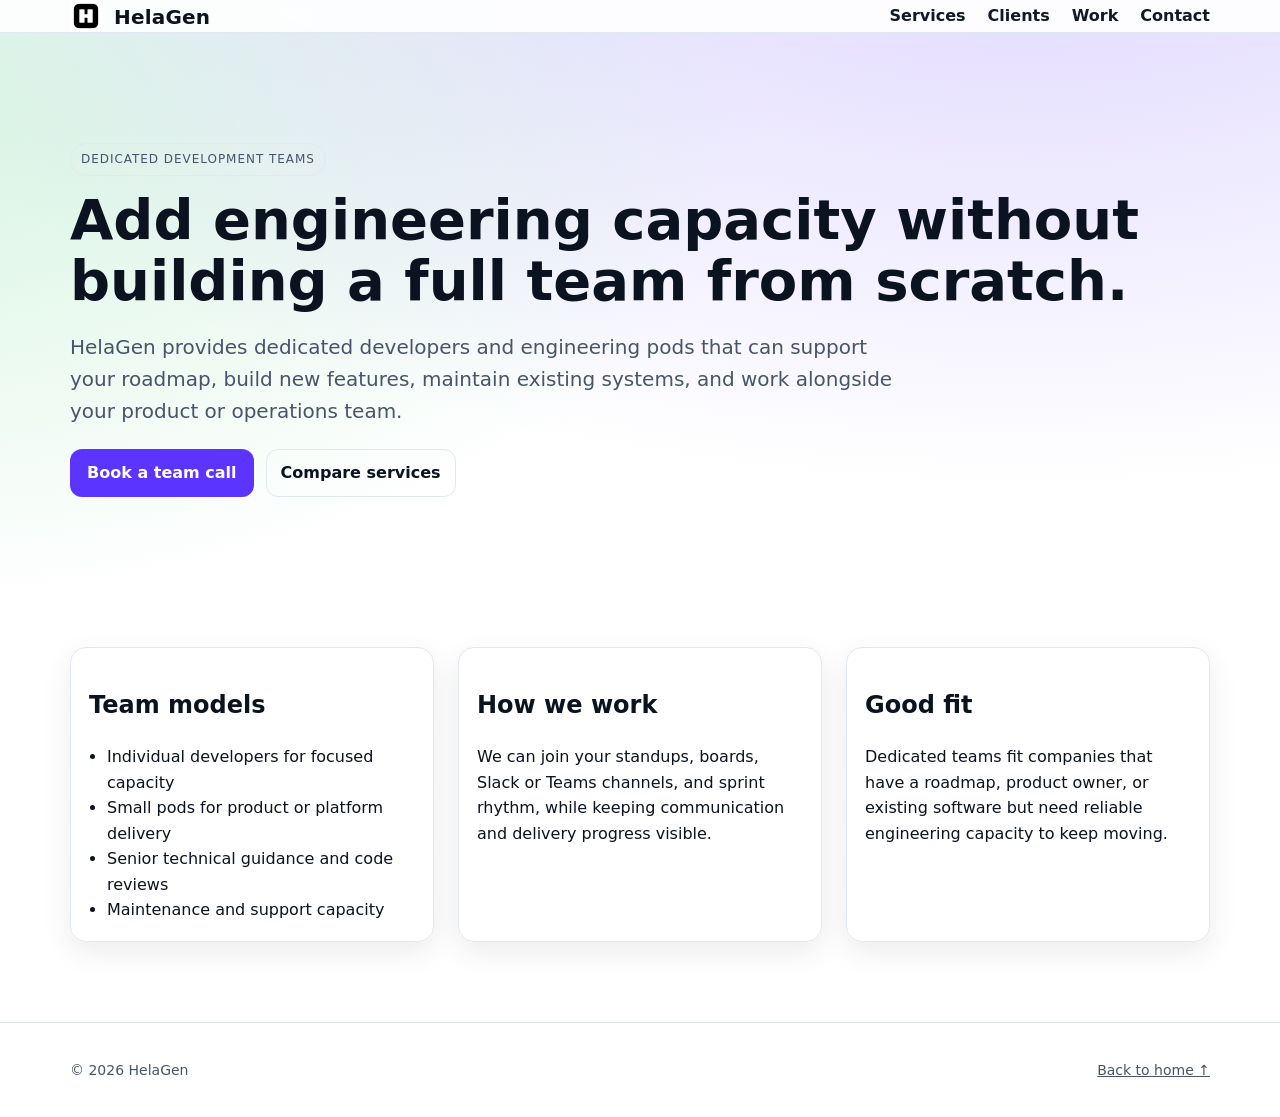
<file: dedicated-development-teams.html>
<!doctype html>
<html lang="en">
  <head>
    <meta charset="utf-8" />
    <meta name="viewport" content="width=device-width, initial-scale=1" />
    <title>Dedicated Development Teams | HelaGen</title>
    <meta
      name="description"
      content="HelaGen provides dedicated developers and engineering teams for software delivery, app development, cloud platforms, maintenance, and support."
    />
    <meta name="robots" content="index, follow, max-image-preview:large" />
    <link
      rel="canonical"
      href="https://helagenhq.com/dedicated-development-teams.html"
    />
    <link rel="icon" type="image/png" href="helagen_icon_17_09_2025.png" />
    <meta property="og:title" content="Dedicated Development Teams | HelaGen" />
    <meta
      property="og:description"
      content="Flexible developers and engineering pods for software builds, app development, maintenance, and support."
    />
    <meta property="og:type" content="website" />
    <meta
      property="og:url"
      content="https://helagenhq.com/dedicated-development-teams.html"
    />
    <meta
      property="og:image"
      content="https://helagenhq.com/assets/images/og-preview.png"
    />
    <meta name="twitter:card" content="summary_large_image" />
    <link
      rel="stylesheet"
      href="https://cdnjs.cloudflare.com/ajax/libs/font-awesome/6.5.0/css/all.min.css"
    />
    <link rel="stylesheet" href="assets/css/styles.css" />
    <script type="application/ld+json">
      {
        "@context": "https://schema.org",
        "@type": "Service",
        "name": "Dedicated development teams",
        "provider": {
          "@type": "Organization",
          "name": "HelaGen",
          "url": "https://helagenhq.com/"
        },
        "serviceType": "Dedicated software development teams",
        "description": "Dedicated developers and engineering pods for software delivery, app development, cloud platforms, maintenance, and support."
      }
    </script>
  </head>
  <body>
    <nav class="nav">
      <div class="container nav-inner">
        <a class="brand" href="index.html" aria-label="HelaGen home">
          <img
            src="helagen_icon_17_09_2025.png"
            alt="HelaGen logo"
            width="32"
            height="32"
          />
          <span class="wordmark">HelaGen</span>
        </a>
        <div class="links" aria-label="Primary">
          <a href="index.html#services">Services</a>
          <a href="index.html#clients">Clients</a>
          <a href="index.html#work">Work</a>
          <a href="index.html#contact">Contact</a>
        </div>
      </div>
    </nav>

    <main>
      <section class="hero">
        <div class="container">
          <span class="eyebrow">Dedicated development teams</span>
          <h1>
            Add engineering capacity without building a full team from scratch.
          </h1>
          <p class="lead">
            HelaGen provides dedicated developers and engineering pods that can
            support your roadmap, build new features, maintain existing systems,
            and work alongside your product or operations team.
          </p>
          <div class="hero-actions">
            <a class="btn primary" href="index.html#contact"
              >Book a team call</a
            >
            <a class="btn" href="index.html#services">Compare services</a>
          </div>
        </div>
      </section>

      <section>
        <div class="container grid grid-3">
          <article class="card">
            <h2>Team models</h2>
            <ul class="card-list">
              <li>Individual developers for focused capacity</li>
              <li>Small pods for product or platform delivery</li>
              <li>Senior technical guidance and code reviews</li>
              <li>Maintenance and support capacity</li>
            </ul>
          </article>
          <article class="card">
            <h2>How we work</h2>
            <p class="muted">
              We can join your standups, boards, Slack or Teams channels, and
              sprint rhythm, while keeping communication and delivery progress
              visible.
            </p>
          </article>
          <article class="card">
            <h2>Good fit</h2>
            <p class="muted">
              Dedicated teams fit companies that have a roadmap, product owner,
              or existing software but need reliable engineering capacity to
              keep moving.
            </p>
          </article>
        </div>
      </section>
    </main>

    <footer>
      <div class="container footer-inner">
        <div>© <span id="year"></span> HelaGen</div>
        <div><a class="muted" href="index.html">Back to home ↑</a></div>
      </div>
    </footer>

    <script src="assets/js/main.js" defer></script>
  </body>
</html>
</file>
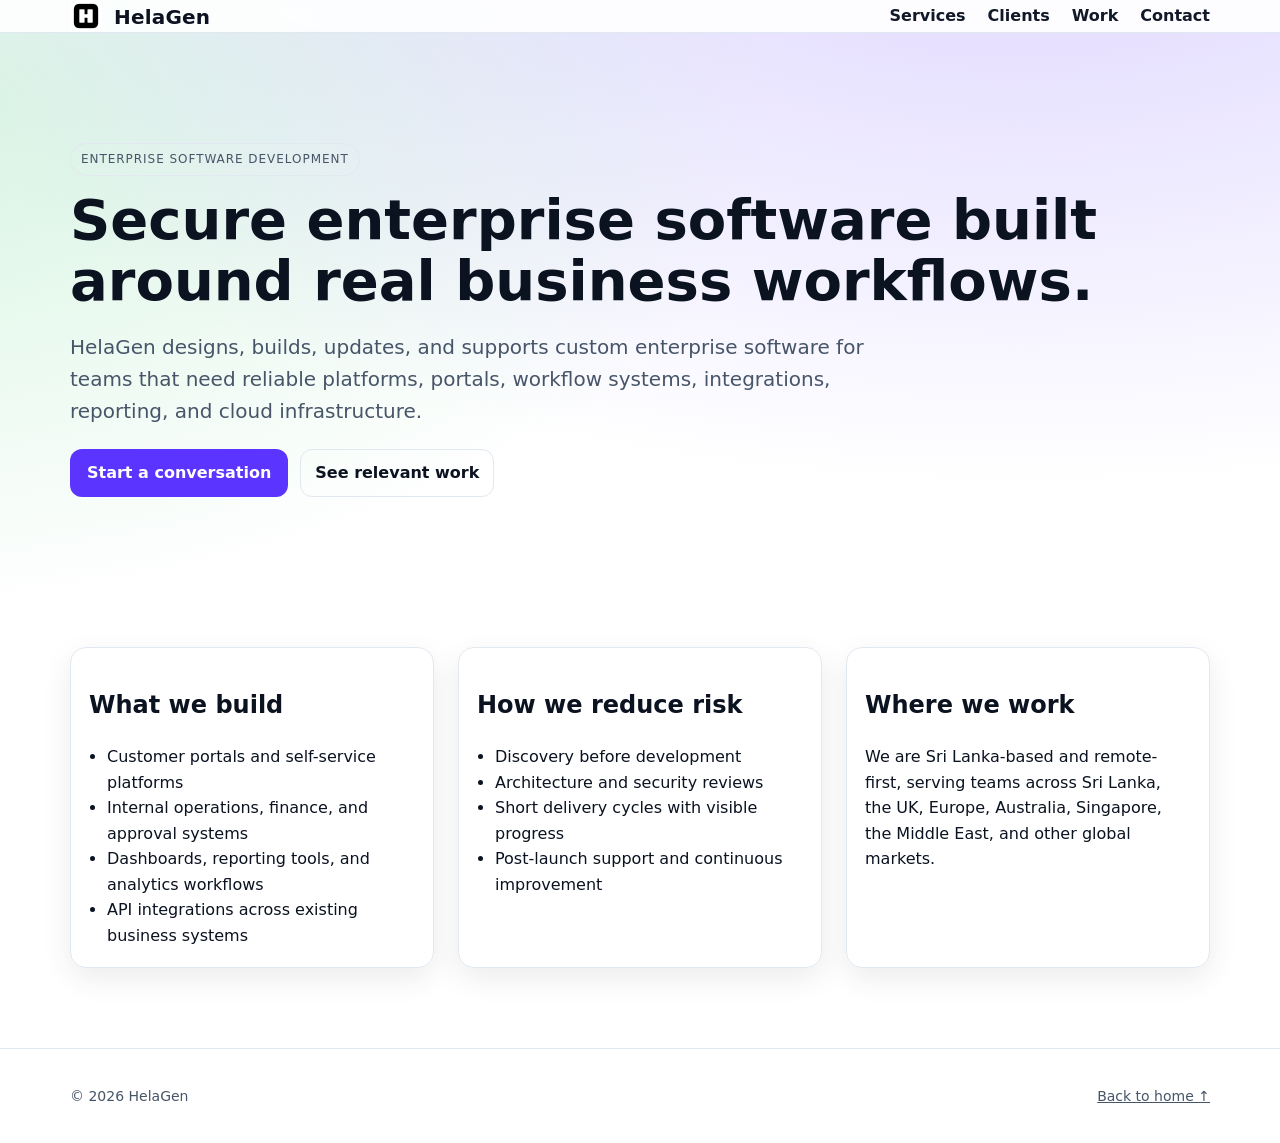
<file: enterprise-software-development.html>
<!doctype html>
<html lang="en">
  <head>
    <meta charset="utf-8" />
    <meta name="viewport" content="width=device-width, initial-scale=1" />
    <title>Enterprise Software Development | HelaGen</title>
    <meta
      name="description"
      content="HelaGen builds secure enterprise software, internal platforms, portals, workflows, integrations, and cloud systems for growing organizations."
    />
    <meta name="robots" content="index, follow, max-image-preview:large" />
    <link
      rel="canonical"
      href="https://helagenhq.com/enterprise-software-development.html"
    />
    <link rel="icon" type="image/png" href="helagen_icon_17_09_2025.png" />
    <meta
      property="og:title"
      content="Enterprise Software Development | HelaGen"
    />
    <meta
      property="og:description"
      content="Secure custom platforms, portals, workflows, integrations, and cloud systems for enterprise teams."
    />
    <meta property="og:type" content="website" />
    <meta
      property="og:url"
      content="https://helagenhq.com/enterprise-software-development.html"
    />
    <meta
      property="og:image"
      content="https://helagenhq.com/assets/images/og-preview.png"
    />
    <meta name="twitter:card" content="summary_large_image" />
    <link
      rel="stylesheet"
      href="https://cdnjs.cloudflare.com/ajax/libs/font-awesome/6.5.0/css/all.min.css"
    />
    <link rel="stylesheet" href="assets/css/styles.css" />
    <script type="application/ld+json">
      {
        "@context": "https://schema.org",
        "@type": "Service",
        "name": "Enterprise software development",
        "provider": {
          "@type": "Organization",
          "name": "HelaGen",
          "url": "https://helagenhq.com/"
        },
        "areaServed": [
          "Sri Lanka",
          "United Kingdom",
          "Europe",
          "Australia",
          "Singapore",
          "United Arab Emirates",
          "Asia"
        ],
        "serviceType": "Custom enterprise software development",
        "description": "Secure custom platforms, portals, workflow systems, integrations, and cloud applications for enterprise teams."
      }
    </script>
  </head>
  <body>
    <nav class="nav">
      <div class="container nav-inner">
        <a class="brand" href="index.html" aria-label="HelaGen home">
          <img
            src="helagen_icon_17_09_2025.png"
            alt="HelaGen logo"
            width="32"
            height="32"
          />
          <span class="wordmark">HelaGen</span>
        </a>
        <div class="links" aria-label="Primary">
          <a href="index.html#services">Services</a>
          <a href="index.html#clients">Clients</a>
          <a href="index.html#work">Work</a>
          <a href="index.html#contact">Contact</a>
        </div>
      </div>
    </nav>

    <main>
      <section class="hero">
        <div class="container">
          <span class="eyebrow">Enterprise software development</span>
          <h1>
            Secure enterprise software built around real business workflows.
          </h1>
          <p class="lead">
            HelaGen designs, builds, updates, and supports custom enterprise
            software for teams that need reliable platforms, portals, workflow
            systems, integrations, reporting, and cloud infrastructure.
          </p>
          <div class="hero-actions">
            <a class="btn primary" href="index.html#contact"
              >Start a conversation</a
            >
            <a class="btn" href="index.html#work">See relevant work</a>
          </div>
        </div>
      </section>

      <section>
        <div class="container grid grid-3">
          <article class="card">
            <h2>What we build</h2>
            <ul class="card-list">
              <li>Customer portals and self-service platforms</li>
              <li>Internal operations, finance, and approval systems</li>
              <li>Dashboards, reporting tools, and analytics workflows</li>
              <li>API integrations across existing business systems</li>
            </ul>
          </article>
          <article class="card">
            <h2>How we reduce risk</h2>
            <ul class="card-list">
              <li>Discovery before development</li>
              <li>Architecture and security reviews</li>
              <li>Short delivery cycles with visible progress</li>
              <li>Post-launch support and continuous improvement</li>
            </ul>
          </article>
          <article class="card">
            <h2>Where we work</h2>
            <p class="muted">
              We are Sri Lanka-based and remote-first, serving teams across Sri
              Lanka, the UK, Europe, Australia, Singapore, the Middle East, and
              other global markets.
            </p>
          </article>
        </div>
      </section>
    </main>

    <footer>
      <div class="container footer-inner">
        <div>© <span id="year"></span> HelaGen</div>
        <div><a class="muted" href="index.html">Back to home ↑</a></div>
      </div>
    </footer>

    <script src="assets/js/main.js" defer></script>
  </body>
</html>
</file>
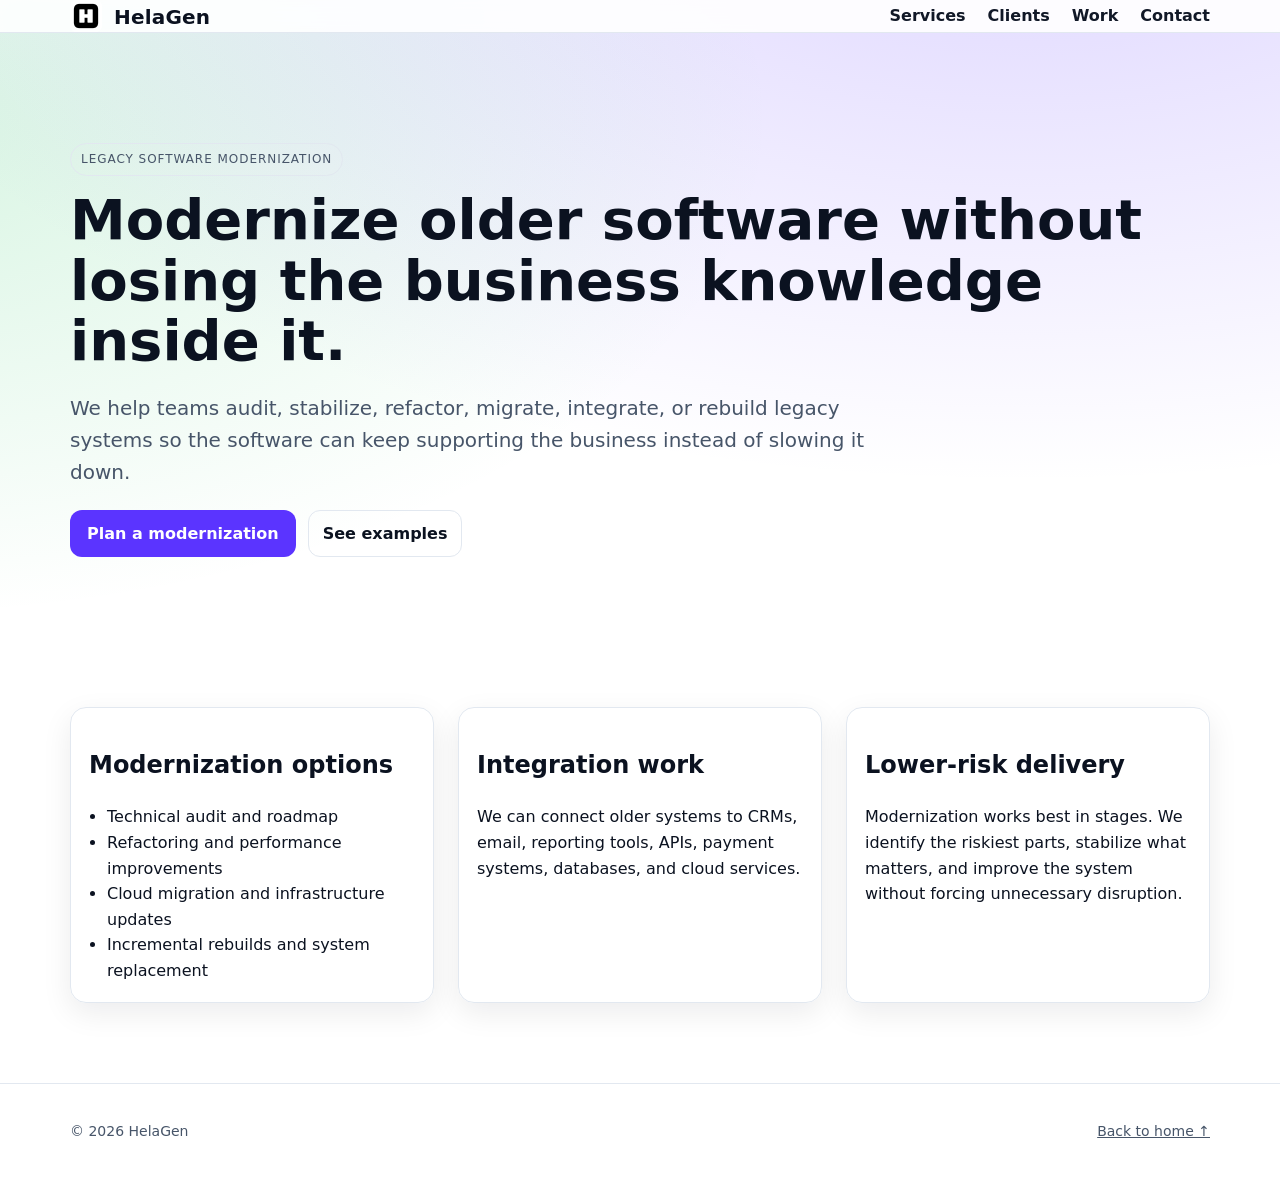
<file: legacy-software-modernization.html>
<!doctype html>
<html lang="en">
  <head>
    <meta charset="utf-8" />
    <meta name="viewport" content="width=device-width, initial-scale=1" />
    <title>Legacy Software Modernization | HelaGen</title>
    <meta
      name="description"
      content="HelaGen modernizes legacy software with audits, refactoring, cloud migration, integrations, rebuilds, and long-term support."
    />
    <meta name="robots" content="index, follow, max-image-preview:large" />
    <link
      rel="canonical"
      href="https://helagenhq.com/legacy-software-modernization.html"
    />
    <link rel="icon" type="image/png" href="helagen_icon_17_09_2025.png" />
    <meta
      property="og:title"
      content="Legacy Software Modernization | HelaGen"
    />
    <meta
      property="og:description"
      content="Audit, stabilize, refactor, migrate, integrate, or rebuild older software systems."
    />
    <meta property="og:type" content="website" />
    <meta
      property="og:url"
      content="https://helagenhq.com/legacy-software-modernization.html"
    />
    <meta
      property="og:image"
      content="https://helagenhq.com/assets/images/og-preview.png"
    />
    <meta name="twitter:card" content="summary_large_image" />
    <link
      rel="stylesheet"
      href="https://cdnjs.cloudflare.com/ajax/libs/font-awesome/6.5.0/css/all.min.css"
    />
    <link rel="stylesheet" href="assets/css/styles.css" />
    <script type="application/ld+json">
      {
        "@context": "https://schema.org",
        "@type": "Service",
        "name": "Legacy software modernization",
        "provider": {
          "@type": "Organization",
          "name": "HelaGen",
          "url": "https://helagenhq.com/"
        },
        "serviceType": "Legacy software modernization",
        "description": "Software audits, refactoring, cloud migration, integrations, rebuilds, and support for older systems."
      }
    </script>
  </head>
  <body>
    <nav class="nav">
      <div class="container nav-inner">
        <a class="brand" href="index.html" aria-label="HelaGen home">
          <img
            src="helagen_icon_17_09_2025.png"
            alt="HelaGen logo"
            width="32"
            height="32"
          />
          <span class="wordmark">HelaGen</span>
        </a>
        <div class="links" aria-label="Primary">
          <a href="index.html#services">Services</a>
          <a href="index.html#clients">Clients</a>
          <a href="index.html#work">Work</a>
          <a href="index.html#contact">Contact</a>
        </div>
      </div>
    </nav>

    <main>
      <section class="hero">
        <div class="container">
          <span class="eyebrow">Legacy software modernization</span>
          <h1>
            Modernize older software without losing the business knowledge
            inside it.
          </h1>
          <p class="lead">
            We help teams audit, stabilize, refactor, migrate, integrate, or
            rebuild legacy systems so the software can keep supporting the
            business instead of slowing it down.
          </p>
          <div class="hero-actions">
            <a class="btn primary" href="index.html#contact"
              >Plan a modernization</a
            >
            <a class="btn" href="index.html#work">See examples</a>
          </div>
        </div>
      </section>

      <section>
        <div class="container grid grid-3">
          <article class="card">
            <h2>Modernization options</h2>
            <ul class="card-list">
              <li>Technical audit and roadmap</li>
              <li>Refactoring and performance improvements</li>
              <li>Cloud migration and infrastructure updates</li>
              <li>Incremental rebuilds and system replacement</li>
            </ul>
          </article>
          <article class="card">
            <h2>Integration work</h2>
            <p class="muted">
              We can connect older systems to CRMs, email, reporting tools,
              APIs, payment systems, databases, and cloud services.
            </p>
          </article>
          <article class="card">
            <h2>Lower-risk delivery</h2>
            <p class="muted">
              Modernization works best in stages. We identify the riskiest
              parts, stabilize what matters, and improve the system without
              forcing unnecessary disruption.
            </p>
          </article>
        </div>
      </section>
    </main>

    <footer>
      <div class="container footer-inner">
        <div>© <span id="year"></span> HelaGen</div>
        <div><a class="muted" href="index.html">Back to home ↑</a></div>
      </div>
    </footer>

    <script src="assets/js/main.js" defer></script>
  </body>
</html>
</file>
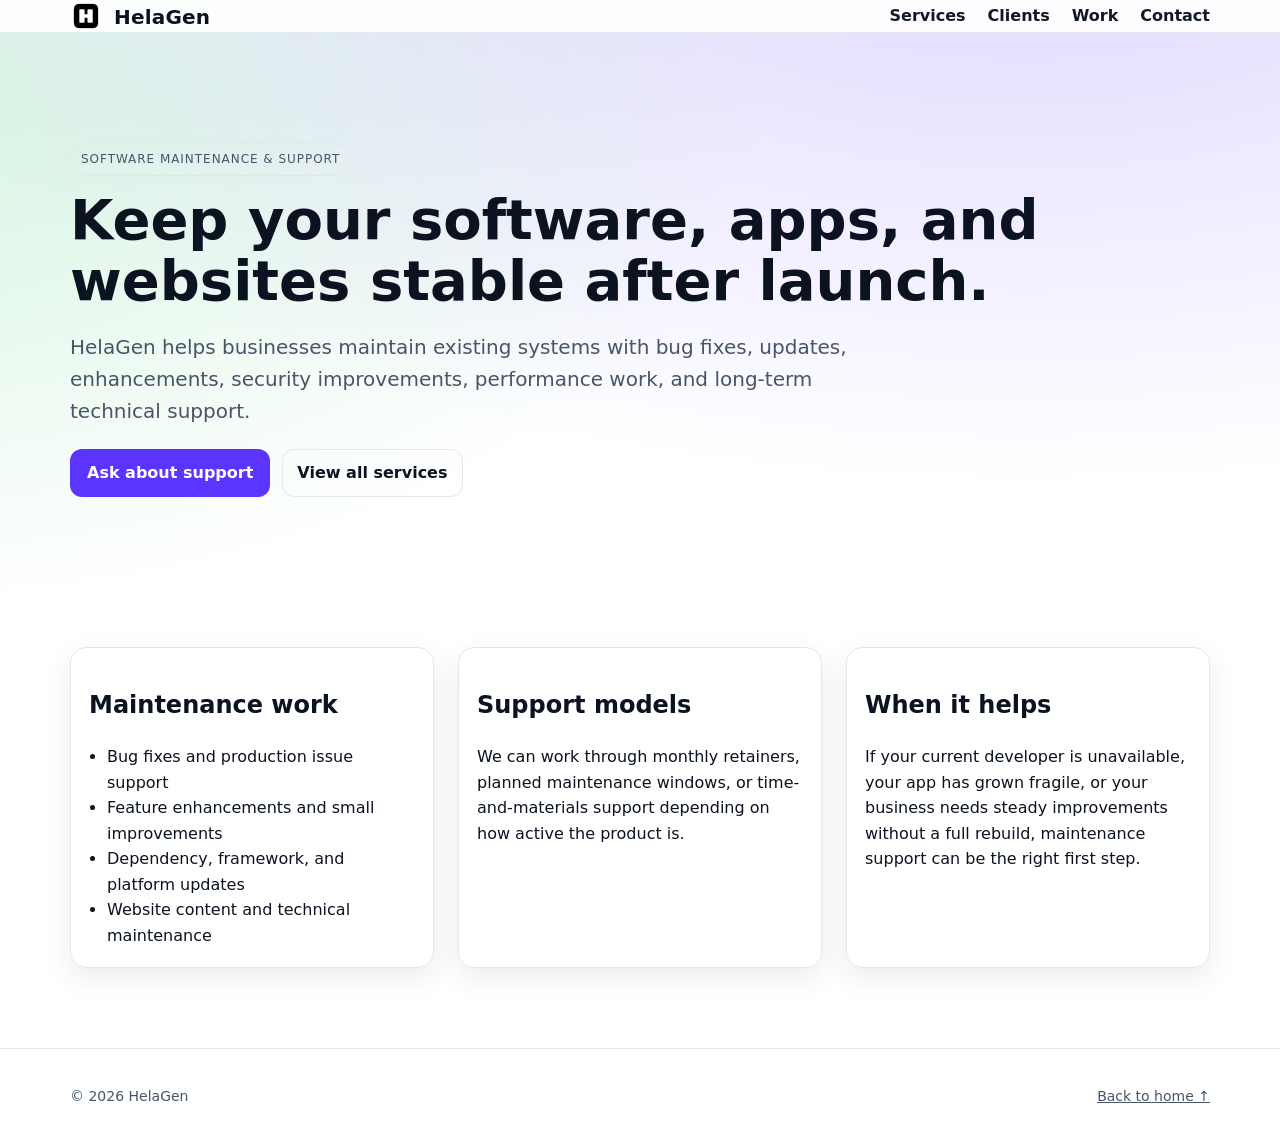
<file: software-maintenance-support.html>
<!doctype html>
<html lang="en">
  <head>
    <meta charset="utf-8" />
    <meta name="viewport" content="width=device-width, initial-scale=1" />
    <title>Software Maintenance & Support | HelaGen</title>
    <meta
      name="description"
      content="HelaGen maintains and supports existing software, apps, and websites with bug fixes, updates, enhancements, monitoring, and modernization."
    />
    <meta name="robots" content="index, follow, max-image-preview:large" />
    <link
      rel="canonical"
      href="https://helagenhq.com/software-maintenance-support.html"
    />
    <link rel="icon" type="image/png" href="helagen_icon_17_09_2025.png" />
    <meta
      property="og:title"
      content="Software Maintenance & Support | HelaGen"
    />
    <meta
      property="og:description"
      content="Bug fixes, updates, enhancements, monitoring, and support for existing software, apps, and websites."
    />
    <meta property="og:type" content="website" />
    <meta
      property="og:url"
      content="https://helagenhq.com/software-maintenance-support.html"
    />
    <meta
      property="og:image"
      content="https://helagenhq.com/assets/images/og-preview.png"
    />
    <meta name="twitter:card" content="summary_large_image" />
    <link
      rel="stylesheet"
      href="https://cdnjs.cloudflare.com/ajax/libs/font-awesome/6.5.0/css/all.min.css"
    />
    <link rel="stylesheet" href="assets/css/styles.css" />
    <script type="application/ld+json">
      {
        "@context": "https://schema.org",
        "@type": "Service",
        "name": "Software maintenance and support",
        "provider": {
          "@type": "Organization",
          "name": "HelaGen",
          "url": "https://helagenhq.com/"
        },
        "serviceType": "Software maintenance and support",
        "description": "Ongoing bug fixes, updates, enhancements, monitoring, and support for existing software, apps, and websites."
      }
    </script>
  </head>
  <body>
    <nav class="nav">
      <div class="container nav-inner">
        <a class="brand" href="index.html" aria-label="HelaGen home">
          <img
            src="helagen_icon_17_09_2025.png"
            alt="HelaGen logo"
            width="32"
            height="32"
          />
          <span class="wordmark">HelaGen</span>
        </a>
        <div class="links" aria-label="Primary">
          <a href="index.html#services">Services</a>
          <a href="index.html#clients">Clients</a>
          <a href="index.html#work">Work</a>
          <a href="index.html#contact">Contact</a>
        </div>
      </div>
    </nav>

    <main>
      <section class="hero">
        <div class="container">
          <span class="eyebrow">Software maintenance & support</span>
          <h1>Keep your software, apps, and websites stable after launch.</h1>
          <p class="lead">
            HelaGen helps businesses maintain existing systems with bug fixes,
            updates, enhancements, security improvements, performance work, and
            long-term technical support.
          </p>
          <div class="hero-actions">
            <a class="btn primary" href="index.html#contact"
              >Ask about support</a
            >
            <a class="btn" href="index.html#services">View all services</a>
          </div>
        </div>
      </section>

      <section>
        <div class="container grid grid-3">
          <article class="card">
            <h2>Maintenance work</h2>
            <ul class="card-list">
              <li>Bug fixes and production issue support</li>
              <li>Feature enhancements and small improvements</li>
              <li>Dependency, framework, and platform updates</li>
              <li>Website content and technical maintenance</li>
            </ul>
          </article>
          <article class="card">
            <h2>Support models</h2>
            <p class="muted">
              We can work through monthly retainers, planned maintenance
              windows, or time-and-materials support depending on how active the
              product is.
            </p>
          </article>
          <article class="card">
            <h2>When it helps</h2>
            <p class="muted">
              If your current developer is unavailable, your app has grown
              fragile, or your business needs steady improvements without a full
              rebuild, maintenance support can be the right first step.
            </p>
          </article>
        </div>
      </section>
    </main>

    <footer>
      <div class="container footer-inner">
        <div>© <span id="year"></span> HelaGen</div>
        <div><a class="muted" href="index.html">Back to home ↑</a></div>
      </div>
    </footer>

    <script src="assets/js/main.js" defer></script>
  </body>
</html>
</file>
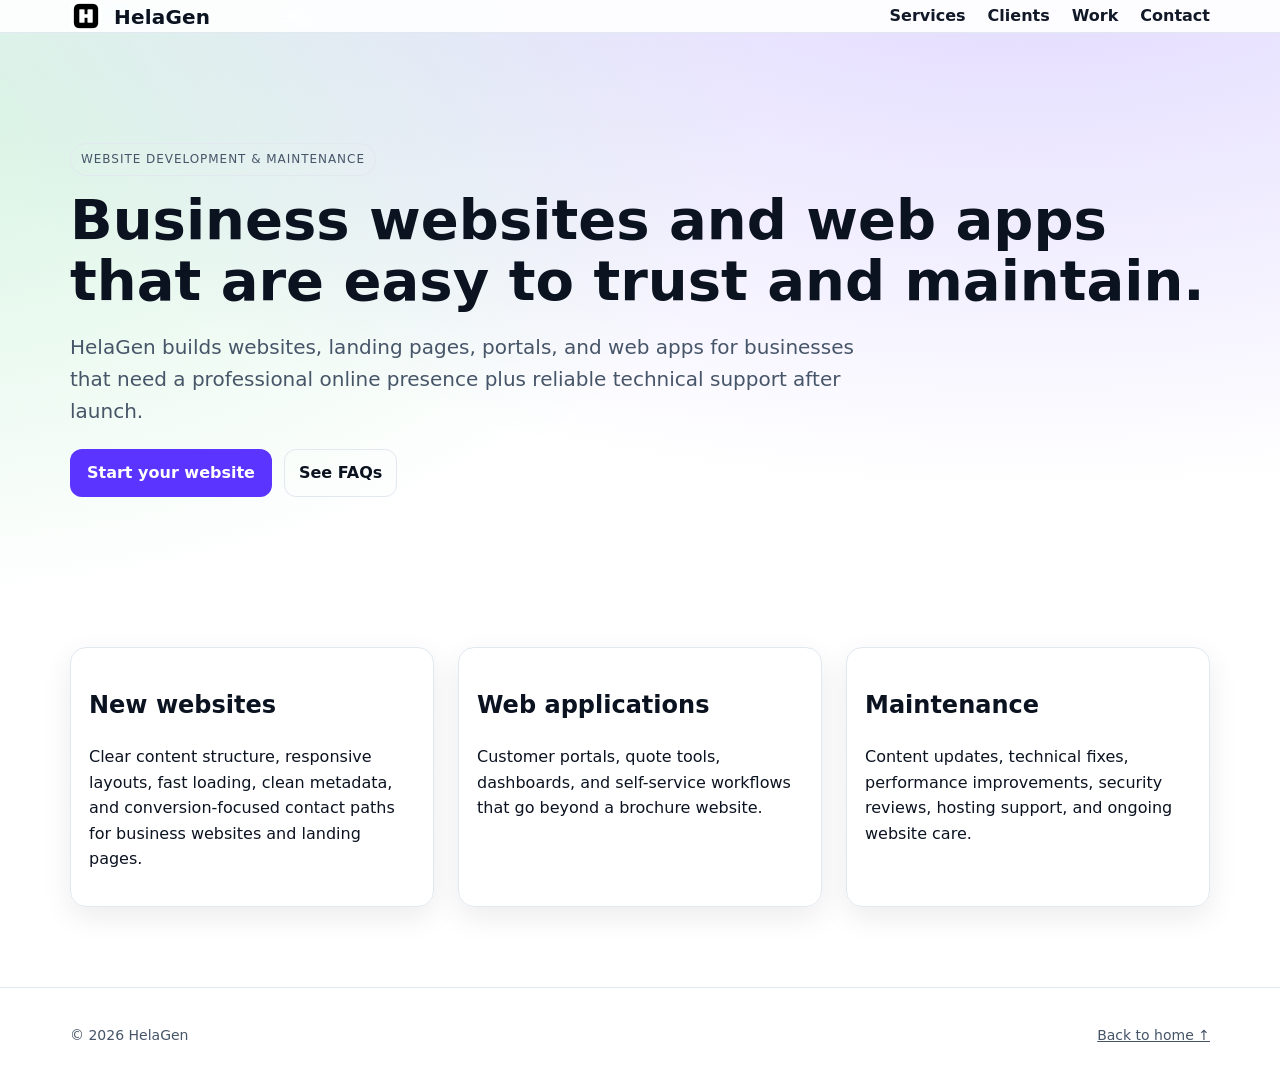
<file: website-development-maintenance.html>
<!doctype html>
<html lang="en">
  <head>
    <meta charset="utf-8" />
    <meta name="viewport" content="width=device-width, initial-scale=1" />
    <title>Website Development & Maintenance | HelaGen</title>
    <meta
      name="description"
      content="HelaGen builds and maintains business websites, landing pages, customer portals, and web apps with SEO-ready structure and reliable support."
    />
    <meta name="robots" content="index, follow, max-image-preview:large" />
    <link
      rel="canonical"
      href="https://helagenhq.com/website-development-maintenance.html"
    />
    <link rel="icon" type="image/png" href="helagen_icon_17_09_2025.png" />
    <meta
      property="og:title"
      content="Website Development & Maintenance | HelaGen"
    />
    <meta
      property="og:description"
      content="Business websites, landing pages, portals, and web apps built for clarity, performance, and long-term support."
    />
    <meta property="og:type" content="website" />
    <meta
      property="og:url"
      content="https://helagenhq.com/website-development-maintenance.html"
    />
    <meta
      property="og:image"
      content="https://helagenhq.com/assets/images/og-preview.png"
    />
    <meta name="twitter:card" content="summary_large_image" />
    <link
      rel="stylesheet"
      href="https://cdnjs.cloudflare.com/ajax/libs/font-awesome/6.5.0/css/all.min.css"
    />
    <link rel="stylesheet" href="assets/css/styles.css" />
    <script type="application/ld+json">
      {
        "@context": "https://schema.org",
        "@type": "Service",
        "name": "Website development and maintenance",
        "provider": {
          "@type": "Organization",
          "name": "HelaGen",
          "url": "https://helagenhq.com/"
        },
        "serviceType": "Website development and maintenance",
        "description": "Business websites, landing pages, customer portals, and web apps with SEO-ready structure, performance-minded builds, and ongoing support."
      }
    </script>
  </head>
  <body>
    <nav class="nav">
      <div class="container nav-inner">
        <a class="brand" href="index.html" aria-label="HelaGen home">
          <img
            src="helagen_icon_17_09_2025.png"
            alt="HelaGen logo"
            width="32"
            height="32"
          />
          <span class="wordmark">HelaGen</span>
        </a>
        <div class="links" aria-label="Primary">
          <a href="index.html#services">Services</a>
          <a href="index.html#clients">Clients</a>
          <a href="index.html#work">Work</a>
          <a href="index.html#contact">Contact</a>
        </div>
      </div>
    </nav>

    <main>
      <section class="hero">
        <div class="container">
          <span class="eyebrow">Website development & maintenance</span>
          <h1>
            Business websites and web apps that are easy to trust and maintain.
          </h1>
          <p class="lead">
            HelaGen builds websites, landing pages, portals, and web apps for
            businesses that need a professional online presence plus reliable
            technical support after launch.
          </p>
          <div class="hero-actions">
            <a class="btn primary" href="index.html#contact"
              >Start your website</a
            >
            <a class="btn" href="index.html#faq">See FAQs</a>
          </div>
        </div>
      </section>

      <section>
        <div class="container grid grid-3">
          <article class="card">
            <h2>New websites</h2>
            <p class="muted">
              Clear content structure, responsive layouts, fast loading, clean
              metadata, and conversion-focused contact paths for business
              websites and landing pages.
            </p>
          </article>
          <article class="card">
            <h2>Web applications</h2>
            <p class="muted">
              Customer portals, quote tools, dashboards, and self-service
              workflows that go beyond a brochure website.
            </p>
          </article>
          <article class="card">
            <h2>Maintenance</h2>
            <p class="muted">
              Content updates, technical fixes, performance improvements,
              security reviews, hosting support, and ongoing website care.
            </p>
          </article>
        </div>
      </section>
    </main>

    <footer>
      <div class="container footer-inner">
        <div>© <span id="year"></span> HelaGen</div>
        <div><a class="muted" href="index.html">Back to home ↑</a></div>
      </div>
    </footer>

    <script src="assets/js/main.js" defer></script>
  </body>
</html>
</file>
<file: assets/css/styles.css>
/* ===== Theme ===== */
:root {
  --bg: #0b0c0f;
  --fg: #e8eaf0;
  --muted: #9aa4b2;
  --brand: #7c5cff;
  --accent: #22c55e;
  --card: #11131a;
  --border: #242736;
  --ring: rgba(124, 92, 255, 0.5);
  --shadow: 0 10px 30px rgba(0, 0, 0, 0.35);
}

:root.light {
  --bg: #fff;
  --fg: #0b1220;
  --muted: #475569;
  --brand: #5b34ff;
  --accent: #16a34a;
  --card: #f8fafc;
  --border: #e2e8f0;
  --ring: rgba(91, 52, 255, 0.25);
  --shadow: 0 10px 30px rgba(2, 6, 23, 0.08);
}

/* ===== Reset / Base ===== */
*,
*::before,
*::after {
  box-sizing: border-box;
}

html {
  scroll-behavior: smooth;
}

body {
  margin: 0;
  font-family:
    system-ui,
    -apple-system,
    Segoe UI,
    Roboto,
    Ubuntu,
    Cantarell,
    Noto Sans,
    sans-serif;
  line-height: 1.6;
  color: var(--fg);
  background:
    radial-gradient(
      1200px 600px at 80% -10%,
      rgba(124, 92, 255, 0.25),
      transparent
    ),
    radial-gradient(
      900px 500px at -10% 10%,
      rgba(34, 197, 94, 0.18),
      transparent
    ),
    var(--bg);
}

img {
  max-width: 100%;
  display: block;
}

a {
  color: inherit;
}

.container {
  max-width: 1180px;
  margin-inline: auto;
  padding: 0 20px;
}

section {
  padding: 80px 0;
}

.grid {
  display: grid;
  gap: 24px;
}

.grid-2 {
  grid-template-columns: repeat(2, minmax(0, 1fr));
}

.grid-3 {
  grid-template-columns: repeat(3, minmax(0, 1fr));
}

.grid-4 {
  grid-template-columns: repeat(4, minmax(0, 1fr));
}

@media (max-width: 900px) {
  .grid-2,
  .grid-3,
  .grid-4 {
    grid-template-columns: 1fr;
  }
}

/* ===== UI ===== */
.nav {
  position: sticky;
  top: 0;
  z-index: 50;
  background: rgba(11, 12, 15, 0.6);
  backdrop-filter: saturate(180%) blur(12px);
  border-bottom: 1px solid var(--border);
}

:root.light .nav {
  background: rgba(255, 255, 255, 0.9);
}

.nav-inner {
  display: flex;
  align-items: center;
  justify-content: space-between;
  gap: 24px;
  padding: 12px 0;
  flex-wrap: wrap;
}

.brand {
  display: flex;
  align-items: center;
  gap: 12px;
  flex: 0 0 auto;
  font-weight: 800;
  letter-spacing: 0.2px;
}

.brand svg {
  width: 32px;
  height: 32px;
  flex: 0 0 32px;
}

.brand .wordmark {
  font-weight: 800;
  font-size: 20px;
  letter-spacing: 0.2px;
  line-height: 1;
  transform: translateY(1px);
  font-optical-sizing: auto;
}

@media (max-width: 480px) {
  .brand svg {
    width: 28px;
    height: 28px;
  }

  .brand .wordmark {
    font-size: 19px;
  }
}

.brand,
.brand:link,
.brand:visited,
.brand:hover,
.brand:focus,
.brand:active {
  text-decoration: none;
}

.links a {
  text-decoration: none;
  color: var(--muted);
  font-weight: 600;
}

.links a:hover {
  color: var(--fg);
}

:root.light .links a {
  color: #111827;
}

.actions {
  display: flex;
  gap: 10px;
  align-items: center;
  flex: 0 0 auto;
}

.btn {
  display: inline-flex;
  align-items: center;
  gap: 8px;
  border: 1px solid var(--border);
  background: transparent;
  color: var(--fg);
  padding: 10px 14px;
  border-radius: 12px;
  text-decoration: none;
  font-weight: 600;
  transition:
    transform 0.1s ease,
    border-color 0.2s ease;
}

.btn:hover {
  border-color: var(--fg);
  transform: translateY(-1px);
}

.btn.primary {
  background: var(--brand);
  border-color: transparent;
  color: #fff;
  padding: 10px 16px;
}

.btn.ghost {
  background: transparent;
}

.theme-toggle {
  padding: 8px 10px;
}

.hero {
  padding: 110px 0 70px;
}

.eyebrow {
  display: inline-flex;
  align-items: center;
  gap: 8px;
  font-size: 12px;
  letter-spacing: 0.08em;
  text-transform: uppercase;
  color: var(--muted);
  border: 1px solid var(--border);
  padding: 6px 10px;
  border-radius: 999px;
  background: rgba(255, 255, 255, 0.02);
}

h1 {
  font-size: clamp(32px, 6vw, 56px);
  line-height: 1.08;
  margin: 14px 0 12px;
}

p.lead {
  font-size: clamp(16px, 2.4vw, 20px);
  color: var(--muted);
  max-width: 65ch;
}

.hero-actions {
  display: flex;
  gap: 12px;
  flex-wrap: wrap;
  margin-top: 22px;
}

.card {
  background: linear-gradient(
    180deg,
    rgba(255, 255, 255, 0.02),
    rgba(255, 255, 255, 0)
  );
  border: 1px solid var(--border);
  border-radius: 16px;
  padding: 18px;
  box-shadow: var(--shadow);
}

.feature {
  display: flex;
  gap: 12px;
  align-items: flex-start;
}

.feature svg {
  width: 28px;
  height: 28px;
  flex: 0 0 28px;
  margin-top: 2px;
}

.feature > div {
  flex: 1;
}

.feature h3 {
  margin: 0 0 6px;
  line-height: 1.25;
}

.feature p {
  margin: 0;
}

.feature ul {
  margin: 8px 0 0;
  padding-left: 18px;
}

.text-link {
  display: inline-flex;
  margin-top: 12px;
  color: var(--fg);
  font-weight: 700;
  text-decoration: none;
}

.text-link:hover {
  color: var(--accent);
}

.pill {
  display: inline-block;
  padding: 6px 10px;
  border: 1px solid var(--border);
  border-radius: 999px;
  font-size: 12px;
}

.stack {
  display: flex;
  flex-wrap: wrap;
  gap: 8px;
}

.section-title {
  text-align: center;
}

.section-intro {
  max-width: 70ch;
  margin: 6px auto 22px;
  text-align: center;
}

.section-intro-wide {
  max-width: 72ch;
}

.section-grid,
.section-cta {
  margin-top: 18px;
}

.section-cta {
  text-align: center;
}

.hero-industries {
  margin-top: 18px;
}

.card-list {
  margin: 10px 0 0;
  padding-left: 18px;
}

.case-impact,
.tech-stack,
.contact-actions {
  margin-top: 10px;
}

.stack-card {
  margin-top: 16px;
}

footer {
  padding: 36px 0;
  border-top: 1px solid var(--border);
  font-size: 14px;
  color: var(--muted);
}

.footer-inner {
  display: flex;
  justify-content: space-between;
  gap: 10px;
  flex-wrap: wrap;
  align-items: center;
}

.social-links {
  display: flex;
  gap: 14px;
  align-items: center;
}

/* Theme icon visibility */
.icon-sun {
  display: none;
}

:root.light .icon-sun {
  display: inline;
}

:root.light .icon-moon {
  display: none;
}

/* Glossy FAQ cards */
details {
  background: rgba(255, 255, 255, 0.05);
  backdrop-filter: blur(10px);
  -webkit-backdrop-filter: blur(10px);
  border: 1px solid rgba(255, 255, 255, 0.15);
  border-radius: 12px;
  padding: 12px 14px;
}

:root.light details {
  background: rgba(255, 255, 255, 0.7);
  border: 1px solid var(--border);
}

details + details {
  margin-top: 12px;
}

summary {
  cursor: pointer;
  font-weight: 600;
}

/* ===== Responsive tweaks ===== */
.hero .grid {
  grid-template-columns: 1fr;
  align-items: start;
}

.hero .card {
  background: linear-gradient(
    180deg,
    rgba(255, 255, 255, 0.02),
    rgba(255, 255, 255, 0)
  );
  border: 1px solid var(--border);
  border-radius: 16px;
  padding: 24px;
  box-shadow: var(--shadow);
  max-width: min(860px, 92vw);
  margin: 32px auto 0;
}

@media (min-width: 1100px) {
  .hero .grid {
    grid-template-columns: 1fr;
  }
}

section {
  padding: clamp(56px, 8vw, 80px) 0;
}

.container {
  padding: 0 clamp(14px, 3vw, 20px);
}

.links {
  display: flex;
  flex-wrap: wrap;
  align-items: center;
  justify-content: center;
  gap: 10px 22px;
}

@media (max-width: 720px) {
  .links a {
    font-size: 14px;
  }

  .actions {
    margin-top: 8px;
  }
}

#stack .card {
  padding: 14px 16px;
}

#stack .stack {
  justify-content: center;
}

#stack .pill {
  margin: 4px 0;
}

#faq details {
  max-width: 900px;
  margin: 12px auto;
}

#faq h2 {
  margin-bottom: 16px;
}

#contact .container {
  max-width: 1120px;
}

#contact .grid {
  align-items: start;
  gap: 24px;
}

@media (min-width: 901px) {
  #contact .grid {
    grid-template-columns: 1.15fr 0.85fr;
  }
}

#faq {
  padding-bottom: 48px;
}

#contact {
  padding-top: 56px;
}

#contact form.card {
  align-self: start;
  display: flex;
  flex-direction: column;
  gap: 12px;
}

#contact form .row {
  display: flex;
  gap: 10px;
}

#contact input#email {
  height: 44px;
  padding: 10px 12px;
  border-radius: 10px;
}

.copy-status[hidden] {
  display: none;
}

#contact button.btn {
  height: 44px;
  align-self: flex-start;
}

#contact h2 {
  margin: 0 0 8px;
}

#contact p.muted {
  margin: 0 0 14px;
  max-width: 48ch;
}

/* Icon-only social buttons */
.socials {
  display: flex;
  gap: 10px;
  margin-top: 12px;
}

.icon-btn {
  display: inline-flex;
  align-items: center;
  justify-content: center;
  width: 40px;
  height: 40px;
  border: 1px solid var(--border);
  border-radius: 10px;
  background: transparent;
  color: var(--fg);
  text-decoration: none;
  transition:
    transform 0.1s ease,
    border-color 0.2s ease;
}

.icon-btn:hover {
  transform: translateY(-1px);
  border-color: var(--fg);
}

.icon-btn svg {
  width: 18px;
  height: 18px;
}

/* ===== Mobile-friendly navbar ===== */
.desktop-nav,
.desktop-cta {
  display: flex;
}

.desktop-nav {
  flex: 1 1 auto;
}

.hamburger {
  display: none;
}

@media (max-width: 1040px) {
  .desktop-nav,
  .desktop-cta {
    display: none;
  }

  .hamburger {
    display: inline-flex;
  }

  .mobile-menu {
    gap: 10px;
    padding: 12px 16px 16px;
    border-top: 1px solid var(--border);
    background: rgba(11, 12, 15, 0.9);
    backdrop-filter: saturate(180%) blur(10px);
    animation: menuSlide 0.18s ease-out;
  }

  :root.light .mobile-menu {
    background: rgba(255, 255, 255, 0.96);
  }

  .mobile-menu a {
    text-decoration: none;
    font-weight: 600;
    color: var(--fg);
    padding: 10px 8px;
    border-radius: 10px;
  }

  .mobile-menu a:hover {
    background: rgba(255, 255, 255, 0.06);
  }

  :root.light .mobile-menu a:hover {
    background: rgba(2, 6, 23, 0.06);
  }

  .mobile-cta {
    width: 100%;
    justify-content: center;
    padding: 12px 16px;
    font-size: 16px;
    border-radius: 12px;
  }
}

@keyframes menuSlide {
  from {
    opacity: 0;
    transform: translateY(-6px);
  }
  to {
    opacity: 1;
    transform: translateY(0);
  }
}

.hamburger-box {
  display: inline-flex;
  flex-direction: column;
  gap: 4px;
}

.hamburger-line {
  width: 18px;
  height: 2px;
  background: currentColor;
  border-radius: 2px;
  transition:
    transform 0.15s ease,
    opacity 0.15s ease;
}

.hamburger[aria-expanded="true"] .hamburger-line:nth-child(1) {
  transform: translateY(6px) rotate(45deg);
}

.hamburger[aria-expanded="true"] .hamburger-line:nth-child(2) {
  opacity: 0;
}

.hamburger[aria-expanded="true"] .hamburger-line:nth-child(3) {
  transform: translateY(-6px) rotate(-45deg);
}

.nav-inner {
  align-items: center;
}

/* Ensure elements with [hidden] never render (safety) */
:where([hidden]) {
  display: none !important;
}

/* Show/hide mobile menu via [hidden] — only on mobile widths */
@media (max-width: 1040px) {
  .mobile-menu[hidden] {
    display: none !important;
  }

  .mobile-menu:not([hidden]) {
    display: grid;
  }
}
</file>
